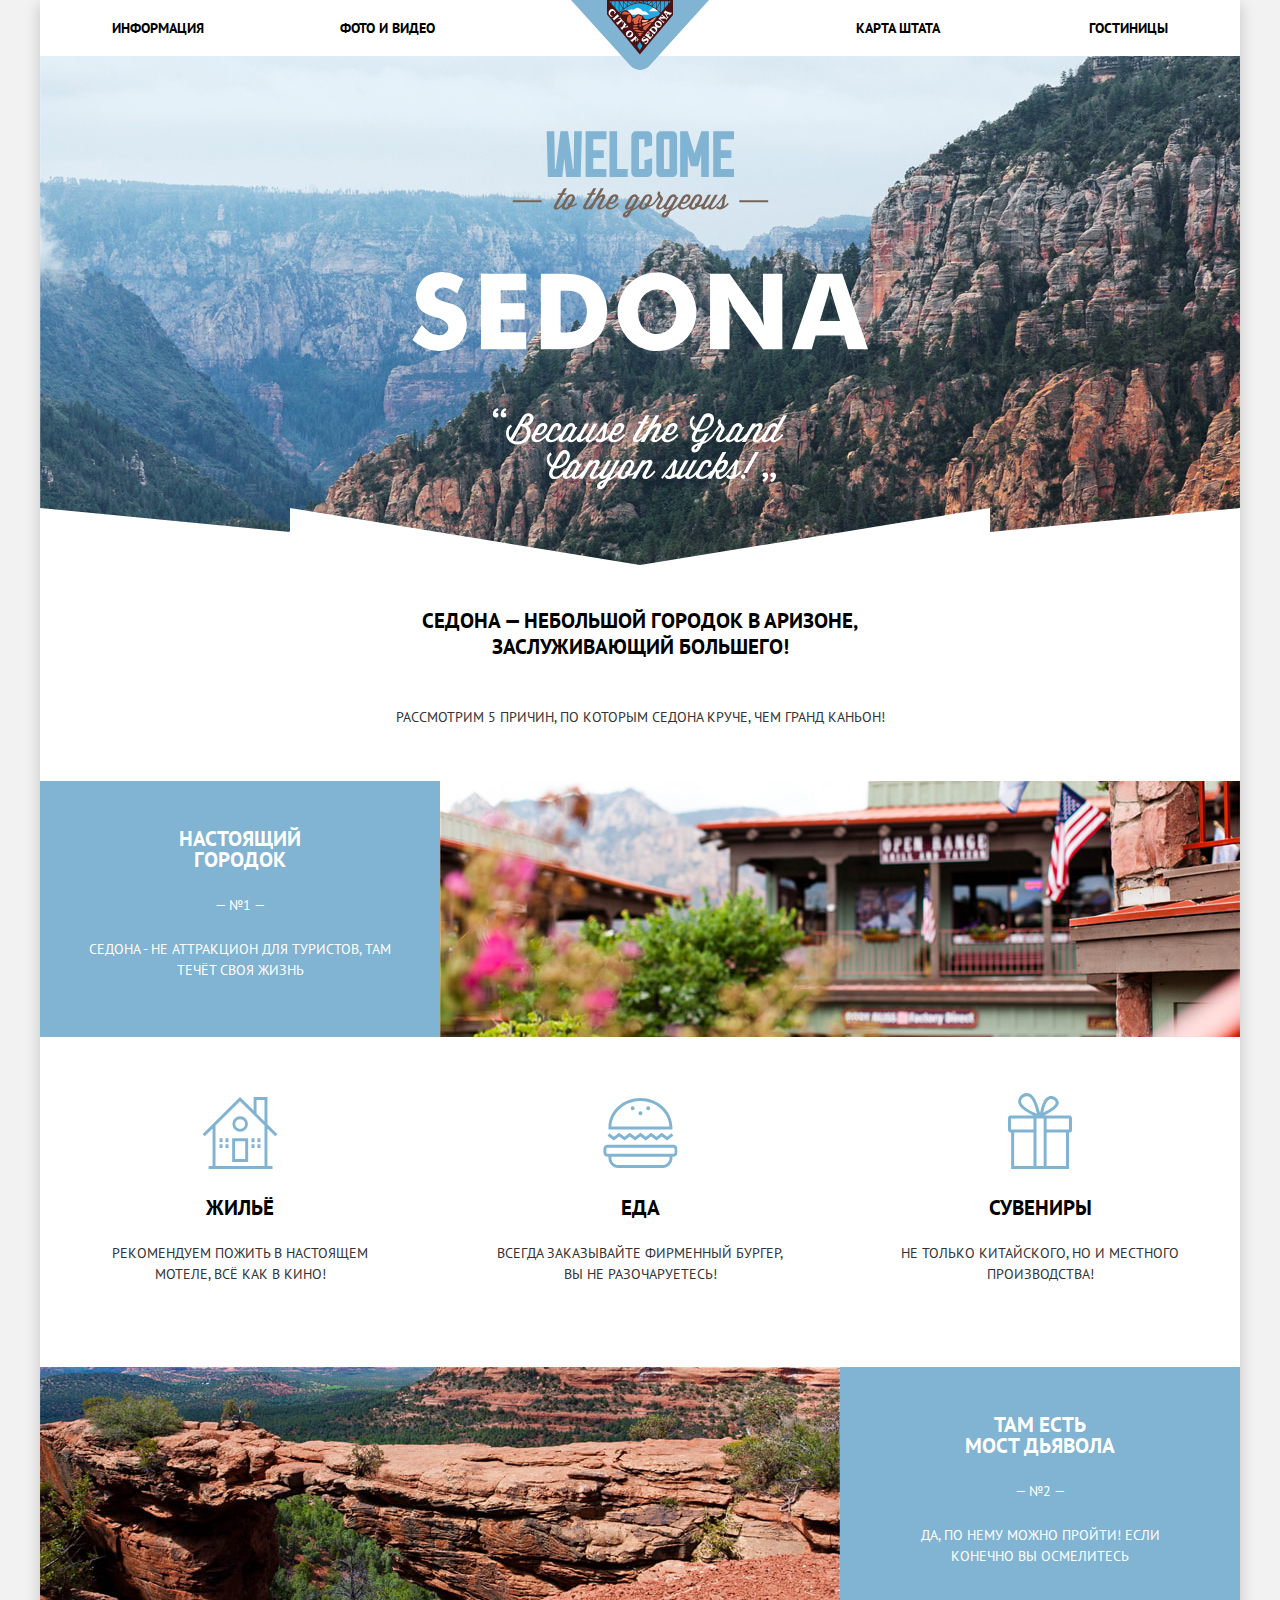
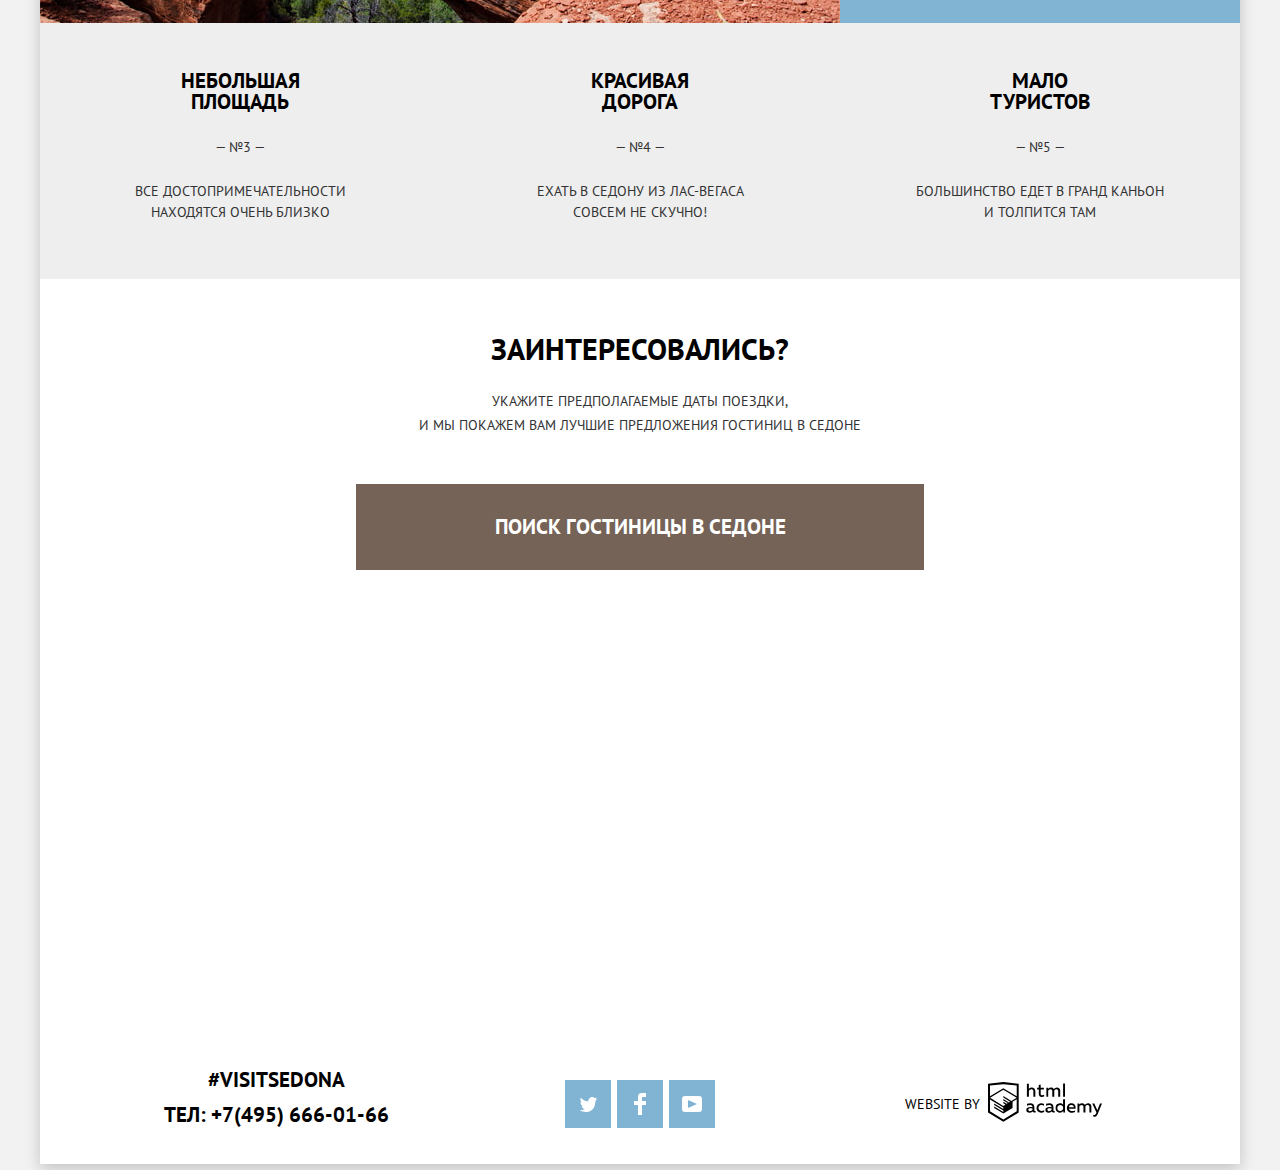
<file: index.html>
<!DOCTYPE html>
<html class="page" lang="ru">

<head>
  <meta charset="utf-8">
  <title>HTML Academy: Седона</title>
  <link href="css/normalize.css" rel="stylesheet">
  <link href="css/style.css" rel="stylesheet">

  <link rel="icon" href="favicon.ico">
  <link rel="icon" href="favicon.svg" type="image/svg+xml">
  <link rel="apple-touch-icon" href="apple.png">
  <link rel="manifest" href="manifest.webmanifest">
</head>

<body class="page-body">
  <div class="page-container">
    <header class="main-header">
      <a class="main-header-logo">
        <img src="img/logo.svg" width="138" height="70" alt="Логотип сайта «Седона»">
      </a>
      <nav class="main-navigation">
        <ul class="site-navigation">
          <li><a href="#">Информация</a></li>
          <li><a href="#">Фото и видео</a></li>
          <li><a href="#">Карта штата</a></li>
          <li><a href="catalog.html">Гостиницы</a></li>
        </ul>
      </nav>
    </header>

    <main>
      <h1 class="visually-hidden">Главная страница сайта "Седона"</h1>
      <div class="main-logo">
        <img src="img/welcome.svg" width="457" height="359" alt="Большой логотип сайта «Седона»">
      </div>
      <h2 class="main-title-sedona">Седона — небольшой городок в Аризоне, заслуживающий большего!</h2>
      <p class="main-subtitle">Рассмотрим 5 причин, по которым Седона круче, чем гранд каньон!</p>
      <!-- Преимущества -->
      <section class="main-features">
        <div class="main-feature-item-right">
          <div class="main-feature-info">
            <h3 class="main-feature-title">Настоящий<br> городок</h3>
            <span class="main-feature-count">— №1 —</span>
            <p class="main-feature-subtitle">Седона - не аттракцион для туристов, там течёт своя жизнь</p>
          </div>
        </div>

        <ul class="local-features-list">
          <li class="local-feature-item local-feature-house">
            <h4 class="local-feature-title">Жильё</h4>
            <p class="local-feature-subtitle">Рекомендуем пожить в настоящем мотеле, всё как в кино!</p>
          </li>
          <li class="local-feature-item local-feature-food">
            <h4 class="local-feature-title">Еда</h4>
            <p class="local-feature-subtitle">Всегда заказывайте фирменный бургер, вы не разочаруетесь!</p>
          </li>
          <li class="local-feature-item local-feature-gift">
            <h4 class="local-feature-title">Сувениры</h4>
            <p class="local-feature-subtitle">Не только китайского, но и местного производства!</p>
          </li>
        </ul>

        <div class="main-feature-item-left">
          <div class="main-feature-info">
            <h3 class="main-feature-title">Там есть<br> Мост дьявола</h3>
            <span class="main-feature-count">— №2 —</span>
            <p class="main-feature-subtitle">Да, по нему можно пройти! Если конечно вы осмелитесь</p>
          </div>
        </div>

        <ul class="main-features-list">
          <li class="main-feature-inline-item">
            <h3 class="main-feature-caption">Небольшая<br> площадь</h3>
            <span class="main-feature-count">— №3 —</span>
            <p class="main-feature-subtitle">Все достопримечательности находятся очень близко</p>
          </li>
          <li class="main-feature-inline-item">
            <h3 class="main-feature-caption">Красивая<br> дорога</h3>
            <span class="main-feature-count">— №4 —</span>
            <p class="main-feature-subtitle">Ехать в седону из лас-вегаса совсем не скучно!</p>
          </li>
          <li class="main-feature-inline-item">
            <h3 class="main-feature-caption">Мало<br> туристов</h3>
            <span class="main-feature-count">— №5 —</span>
            <p class="main-feature-subtitle">Большинство едет в гранд каньон и толпится там</p>
          </li>
        </ul>
      </section>

      <section class="search-hotel">
        <div class="search-hotel-description">
          <h3 class="search-hotel-title">Заинтересовались?</h3>
          <p class="search-hotel-subtitle">Укажите предполагаемые даты поездки,<br> и мы покажем вам лучшие предложения
            гостиниц в седоне</p>
          <a class="search-hotel-button" href="#">Поиск гостиницы в Седоне</a>
        </div>
        <form class="modal-search-hotel" action="https://echo.htmlacademy.ru" method="post">
          <div class="modal-search-row">
            <label class="modal-search-label" for="search-start-date">Дата заезда</label>
            <div class="search-input-wrapper">
              <input class="modal-search-input search-input-date" id="search-start-date" type="text" name="start"
                value="24 апреля 2017">
              <button class="search-button search-button-calendar" type="button">
                <span class="visually-hidden">Кнопка, открывающая календарь для выбора даты</span>
                <svg width="21" height="23" fill="none" xmlns="http://www.w3.org/2000/svg">
                  <path class="search-button-path" fill-rule="evenodd" clip-rule="evenodd"
                    d="M16.4 3.02h2.85c.97 0 1.75.83 1.75 1.84v16.3A1.8 1.8 0 0119.25 23H1.75A1.8 1.8 0 010 21.16V4.86a1.8 1.8 0 011.75-1.84h2.84V1.65c0-.38.3-.7.66-.7.36 0 .66.32.66.7v1.37h3.93V1.65c0-.38.3-.7.66-.7.36 0 .66.32.66.7v1.37h3.93V1.65c0-.38.3-.7.66-.7.36 0 .66.32.66.7v1.37zm3.16 18.46c.09-.08.13-.2.13-.32V4.86c0-.25-.2-.46-.44-.46h-2.84v1.38c0 .38-.3.69-.66.69a.67.67 0 01-.65-.69V4.4h-3.94v1.38c0 .38-.3.69-.66.69a.67.67 0 01-.65-.69V4.4H5.9v1.38c0 .38-.3.69-.66.69a.67.67 0 01-.66-.69V4.4H1.75a.45.45 0 00-.44.46v16.3c0 .25.2.46.44.46h17.5c.12 0 .23-.05.31-.14z"
                    fill="#A9A9A9" />
                  <path class="search-button-path" fill-rule="evenodd" clip-rule="evenodd"
                    d="M4.6 9.23h2.62v2.06H4.59V9.23zm0 3.44h2.62v2.07H4.59v-2.07zm2.62 3.44H4.59v2.07h2.63V16.1zm1.97 0h2.62v2.07H9.2V16.1zm2.62-3.44H9.2v2.07h2.62v-2.07zM9.2 9.23h2.62v2.06H9.2V9.23zm7.22 6.88h-2.63v2.07h2.63V16.1zm-2.63-3.44h2.63v2.07h-2.63v-2.07zm2.63-3.44h-2.63v2.06h2.63V9.23z"
                    fill="#A9A9A9" />
                </svg>
              </button>
            </div>
          </div>
          <div class="modal-search-row">
            <label class="modal-search-label" for="search-end-date">Дата выезда</label>
            <div class="search-input-wrapper">
              <input class="modal-search-input search-input-date" id="search-end-date" type="text" name="end"
                value="4 июля 2017">
              <button class="search-button search-button-calendar" type="button">
                <span class="visually-hidden">Кнопка, открывающая календарь для выбора даты</span>
                <svg width="21" height="23" fill="none" xmlns="http://www.w3.org/2000/svg">
                  <path class="search-button-path" fill-rule="evenodd" clip-rule="evenodd"
                    d="M16.4 3.02h2.85c.97 0 1.75.83 1.75 1.84v16.3A1.8 1.8 0 0119.25 23H1.75A1.8 1.8 0 010 21.16V4.86a1.8 1.8 0 011.75-1.84h2.84V1.65c0-.38.3-.7.66-.7.36 0 .66.32.66.7v1.37h3.93V1.65c0-.38.3-.7.66-.7.36 0 .66.32.66.7v1.37h3.93V1.65c0-.38.3-.7.66-.7.36 0 .66.32.66.7v1.37zm3.16 18.46c.09-.08.13-.2.13-.32V4.86c0-.25-.2-.46-.44-.46h-2.84v1.38c0 .38-.3.69-.66.69a.67.67 0 01-.65-.69V4.4h-3.94v1.38c0 .38-.3.69-.66.69a.67.67 0 01-.65-.69V4.4H5.9v1.38c0 .38-.3.69-.66.69a.67.67 0 01-.66-.69V4.4H1.75a.45.45 0 00-.44.46v16.3c0 .25.2.46.44.46h17.5c.12 0 .23-.05.31-.14z"
                    fill="#A9A9A9" />
                  <path class="search-button-path" fill-rule="evenodd" clip-rule="evenodd"
                    d="M4.6 9.23h2.62v2.06H4.59V9.23zm0 3.44h2.62v2.07H4.59v-2.07zm2.62 3.44H4.59v2.07h2.63V16.1zm1.97 0h2.62v2.07H9.2V16.1zm2.62-3.44H9.2v2.07h2.62v-2.07zM9.2 9.23h2.62v2.06H9.2V9.23zm7.22 6.88h-2.63v2.07h2.63V16.1zm-2.63-3.44h2.63v2.07h-2.63v-2.07zm2.63-3.44h-2.63v2.06h2.63V9.23z"
                    fill="#A9A9A9" />
                </svg>
              </button>
            </div>
          </div>
          <div class="modal-search-row">
            <div class="modal-count-inputs modal-count-inputs-adults">
              <label class="modal-search-label" for="search-adults-count">Взрослые</label>
              <div class="search-input-count-wrapper">
                <button class="search-button search-button-minus" type="button">
                  <span class="visually-hidden">Уменьшить количество взрослых</span>
                  <svg width="12" height="3" viewBox="0 0 12 3" fill="none" xmlns="http://www.w3.org/2000/svg">
                    <rect class="search-button-path" width="12" height="3" fill="#A9A9A9" />
                  </svg>
                </button>
                <input class="modal-search-input search-input-count" id="search-adults-count" type="text"
                  name="adults-count" value="2">
                <button class="search-button search-button-plus" type="button">
                  <span class="visually-hidden">Увеличить количество взрослых</span>
                  <svg width="11" height="11" viewBox="0 0 11 11" fill="none" xmlns="http://www.w3.org/2000/svg">
                    <path class="search-button-path" fill-rule="evenodd" clip-rule="evenodd"
                      d="M4.23086 6.76932V11H6.76932V6.76932H11V4.23086H6.76932V0H4.23085V4.23086H0V6.76932H4.23086Z"
                      fill="#A9A9A9" />
                  </svg>
                </button>
              </div>
            </div>
            <div class="modal-count-inputs modal-count-inputs-kids">
              <label class="modal-search-label" for="search-kids-count">Дети</label>
              <div class="search-input-count-wrapper">
                <button class="search-button search-button-minus" type="button">
                  <span class="visually-hidden">Уменьшить количество детей</span>
                  <svg width="12" height="3" viewBox="0 0 12 3" fill="none" xmlns="http://www.w3.org/2000/svg">
                    <rect class="search-button-path" width="12" height="3" fill="#A9A9A9" />
                  </svg>
                </button>
                <input class="modal-search-input search-input-count" id="search-kids-count" type="text"
                  name="kids-count" value="0">
                <button class="search-button search-button-plus" type="button">
                  <span class="visually-hidden">Увеличить количество детей</span>
                  <svg width="11" height="11" viewBox="0 0 11 11" fill="none" xmlns="http://www.w3.org/2000/svg">
                    <path class="search-button-path" fill-rule="evenodd" clip-rule="evenodd"
                      d="M4.23086 6.76932V11H6.76932V6.76932H11V4.23086H6.76932V0H4.23085V4.23086H0V6.76932H4.23086Z"
                      fill="#A9A9A9" />
                  </svg>
                </button>
              </div>
            </div>
          </div>
          <button class="modal-search-button" type="submit"
            aria-label="Найти гостиницу по указанным данным">Найти</button>
        </form>
      </section>

      <section class="main-map">
        <img class="main-map-img" src="img/map.png" width="1200" height="594" alt="Седона на карте">
        <iframe class="main-map-frame visually-none"
          src="https://www.google.com/maps/embed?pb=!1m18!1m12!1m3!1d998225.2797461243!2d-112.06691895206598!3d34.73235773995244!2m3!1f0!2f0!3f0!3m2!1i1024!2i768!4f13.1!3m3!1m2!1s0x872da132f942b00d%3A0x5548c523fa6c8efd!2z0KHQtdC00L7QvdCwLCDQkNGA0LjQt9C-0L3QsCA4NjMzNiwg0KHQqNCQ!5e0!3m2!1sru!2sru!4v1614418880317!5m2!1sru!2sru"
          width="1200" height="594" style="border:0;" allowfullscreen="" title="Sedona, Аризона, США"></iframe>
      </section>
    </main>

    <footer class="main-footer main-footer-position">
      <section class="footer-contacts">
        <a class="footer-tag" href="https://twitter.com/hashtag/visitsedona">#visitsedona</a>
        <span class="footer-phone">Тел:
          <a class="footer-phone-link" href="tel:+74956660166">+7(495) 666-01-66</a>
        </span>
      </section>
      <section class="footer-social">
        <ul class="footer-social-list">
          <li class="footer-social-item">
            <a class="social-button" href="#">
              <span class="visually-hidden">Twitter</span>
              <svg class="social-tw" width="18" height="18" viewBox="0 0 18 18" fill="none"
                xmlns="http://www.w3.org/2000/svg">
                <path class="social-svg"
                  d="M11.95 2.14409C13.635 1.64809 14.934 2.41409 15.527 3.32309C16.2 3.09209 16.858 2.84209 17.538 2.61509C17.5249 3.30145 17.2117 3.94761 16.681 4.38309C17.366 4.55309 17.985 3.89209 17.985 3.89209C17.816 4.89209 16.979 5.68009 16.422 5.91609C16.191 12.6661 13.247 17.1331 6.34498 16.9981H5.89898C5.48898 16.9981 1.73498 16.5381 1.00098 15.1111C3.27198 15.3071 4.89398 14.6891 5.69398 13.9341C4.73398 13.6341 3.01498 13.4571 2.71498 10.9841C3.06398 11.0901 3.27898 11.2121 3.90498 11.1031C2.70498 10.2471 1.37398 9.53009 1.44798 7.33009C1.73298 7.65809 2.51498 7.86609 2.78798 7.80209C2.08498 7.56109 0.817977 4.44209 1.89398 2.85009C3.71198 4.70409 5.62898 6.45609 9.04598 6.62309C9.25398 4.33009 10.183 2.79309 11.95 2.14409Z"
                  fill="white" />
              </svg>
            </a>
          </li>
          <li class="footer-social-item">
            <a class="social-button" href="#">
              <span class="visually-hidden">Facebook</span>
              <svg class="social-fb" width="12" height="22" fill="none" xmlns="http://www.w3.org/2000/svg">
                <path class="social-svg" d="M12 4V0H8a4 4 0 00-4 4v4H0v4h4v10h4V12h4V8H8V4h4z" fill="#fff" />
              </svg>
            </a>
          </li>
          <li class="footer-social-item">
            <a class="social-button" href="#">
              <span class="visually-hidden">Youtube</span>
              <svg class="social-youtube" width="20" height="16" fill="none" xmlns="http://www.w3.org/2000/svg">
                <path class="social-svg" fill-rule="evenodd" clip-rule="evenodd"
                  d="M3 0h14a3 3 0 013 3v10a3 3 0 01-3 3H3a3 3 0 01-3-3V3a3 3 0 013-3zm3 4v8l9-4-9-4z" fill="#fff" />
              </svg>
            </a>
          </li>
        </ul>
      </section>
      <section class="footer-copyright">
        <div class="footer-copyright-title">
          <span>Website by</span>
          <a class="footer-copyright-link" href="https://htmlacademy.ru/intensive/htmlcss">
            <span class="visually-hidden">Логотип сайта HTML Academy</span>
            <svg width="115" height="41" fill="none" xmlns="http://www.w3.org/2000/svg">
              <path class="copyright-svg" fill-rule="evenodd" clip-rule="evenodd"
                d="M15.52 1.06h-.17L0 2.72v28.77l15.35 9.35 15.35-9.35V2.72L15.52 1.06zm61.5 1.56h-1.93v13.11h1.93V2.63zm-36.16.01v5.14a3.98 3.98 0 012.85-1.23c.97-.06 1.92.3 2.62 1 .69.7 1.06 1.67 1.01 2.67v5.55h-1.97v-5.3c.05-.51-.1-1.03-.41-1.43a1.9 1.9 0 00-1.3-.72h-.3c-1.01.06-1.93.62-2.46 1.5v5.95h-2V2.63h1.96zm36.16 28.85h-1.74v-1.42a4.06 4.06 0 01-3.37 1.66 4.7 4.7 0 01-4.33-4.74 4.7 4.7 0 014.33-4.73c1.21-.04 2.37.47 3.17 1.4v-5.33h1.94v13.16zm-29.95-1.42c.2 0 .39-.04.58-.1v1.43c-.4.15-.82.23-1.25.22a1.76 1.76 0 01-1.76-1.08 5.04 5.04 0 01-3.31 1.17c-1.6 0-3.07-.9-3.07-2.75 0-2.3 2.1-3.01 3.91-3.01.77.01 1.54.1 2.29.27v-.33c0-1.07-.8-1.9-2.31-1.9-1.1 0-2.17.23-3.17.68v-1.83c1.09-.38 2.22-.58 3.37-.6 2.49 0 4.02 1.22 4.02 3.95v3.23a.6.6 0 00.13.43c.1.12.23.2.39.2h.18v.02zm-6.8-1.22c.03.39.2.75.5 1 .28.26.66.38 1.04.35h.12c.95 0 1.87-.39 2.54-1.08v-1.53c-.63-.14-1.27-.21-1.91-.23-1.05 0-2.28.36-2.28 1.49zm15.75-5.9a5.18 5.18 0 00-2.7-.7h-.38c-1.2.05-2.35.58-3.18 1.48-.83.9-1.27 2.1-1.23 3.34v.44a4.48 4.48 0 004.72 4.23c1 .03 2-.18 2.91-.61v-1.85c-.78.45-1.67.69-2.56.7a2.88 2.88 0 01-2.66-1.43 3.02 3.02 0 010-3.07 2.88 2.88 0 012.66-1.43c.86 0 1.7.26 2.42.75v-1.85zm10.13 7.12c.2 0 .4-.04.58-.1v1.43c-.4.15-.82.23-1.24.22a1.76 1.76 0 01-1.77-1.08 5.04 5.04 0 01-3.3 1.17c-1.6 0-3.08-.9-3.08-2.75 0-2.3 2.11-3.01 3.92-3.01.77.01 1.53.1 2.29.27v-.33c0-1.07-.8-1.9-2.32-1.9-1.09 0-2.16.23-3.16.68v-1.83c1.08-.38 2.22-.58 3.37-.6 2.49 0 4.02 1.22 4.02 3.95v3.23a.6.6 0 00.12.43c.1.12.24.2.4.2h.17v.02zm-6.3-.21c-.29-.26-.47-.62-.5-1.01h.03c0-1.13 1.16-1.49 2.28-1.49.64.02 1.28.1 1.9.23v1.53a3.54 3.54 0 01-2.54 1.08h-.11a1.4 1.4 0 01-1.05-.34zm9.48-2.92c0-1.64 1.3-2.98 2.9-2.98l.03.06c1.21 0 2.31.73 2.8 1.86v2.16a3.02 3.02 0 01-2.82 1.88 2.95 2.95 0 01-2.91-2.98zm14.02-4.68c3.5 0 4.7 2.89 4.13 5.49h-6.56c.22 1.62 1.76 2.28 3.37 2.28.96 0 1.91-.22 2.78-.64v1.73c-1 .43-2.08.64-3.16.61-2.67 0-5.01-1.53-5.01-4.77a4.57 4.57 0 011.14-3.27c.8-.89 1.9-1.41 3.08-1.46h.23v.03zm-2.48 3.93a2.42 2.42 0 012.57-2.27h.05c.62-.06 1.23.17 1.67.62.44.45.67 1.08.62 1.71h-4.91v-.06zm8.62 5.28V22.5h1.74v1.07a3.98 3.98 0 012.93-1.37 3 3 0 012.79 1.52 4.3 4.3 0 013.07-1.44 3.2 3.2 0 012.49 1.01c.64.69.97 1.63.88 2.58v5.61h-2v-5.55c.05-.46-.08-.91-.37-1.27a1.67 1.67 0 00-1.13-.62h-.27c-.87.05-1.67.5-2.19 1.2v6.24h-2v-5.55c.04-.46-.1-.92-.38-1.27-.29-.35-.7-.57-1.15-.61h-.21c-.94.08-1.8.6-2.33 1.4v6.07h-1.83l-.04-.06zm24.49-8.99h-2l-2.66 6.8-3.01-6.78h-2.11l4.22 9.06-.18.45c-.52 1.36-1.24 2.05-2.19 2.05-.3 0-.6-.04-.9-.13v1.7c.39.1.78.14 1.17.15 1.33 0 2.58-.75 3.53-3.09l4.13-10.2zM52.68 6.8V3.55l-1.95.46v2.72h-1.59V8.5h1.65V13c-.07.83.23 1.64.82 2.21.59.58 1.4.85 2.2.75.79 0 1.58-.12 2.33-.38v-1.73c-.57.24-1.17.36-1.78.36-1.14 0-1.67-.39-1.67-1.58v-4.1h3.16V6.78H52.7zm5.7 8.96v-9h1.76v1.08a3.98 3.98 0 012.92-1.38A3 3 0 0165.8 7.9a4.3 4.3 0 013.07-1.44 3.2 3.2 0 012.5 1.05c.63.7.94 1.66.84 2.62v5.62h-2V10.2c.04-.46-.1-.91-.37-1.27a1.67 1.67 0 00-1.14-.62h-.24c-.86.05-1.66.5-2.18 1.2v6.24h-2V10.2c.04-.46-.1-.91-.37-1.27a1.67 1.67 0 00-1.13-.62h-.25c-.94.08-1.8.6-2.33 1.39v6.07H58.4zM28.7 30.3v.02-.02zm0-11.98V30.3l-13.35 8.13L2 30.32v-11.8L15.3 26.6v1.42l-9.1-5.5v1.41l9.15 5.62v1.5L6.19 25.5v1.45l9.16 5.62 9.23-5.65v-6.1l4.12-2.5zm0-1.54l-3.66 2.16-1.7 1.07-8.03-4.93v1.42l6.85 4.23-.15.1-1.06.58-5.66-3.46v1.45l4.47 2.72-1.05.72-3.38-2.05v1.41l2.22 1.34-2.25 1.36L2.1 16.86l13.2-8.13 13.4 8.05zM15.3 7.28l13.42 8.07V4.56L15.36 3.13 2.02 4.56v10.8l13.27-8.09z"
                fill="#231F20" />
            </svg>
          </a>
        </div>
      </section>
    </footer>
  </div>
  <script src="js/form.min.js"></script>
  <script src="js/map.min.js"></script>
</body>

</html>
</file>
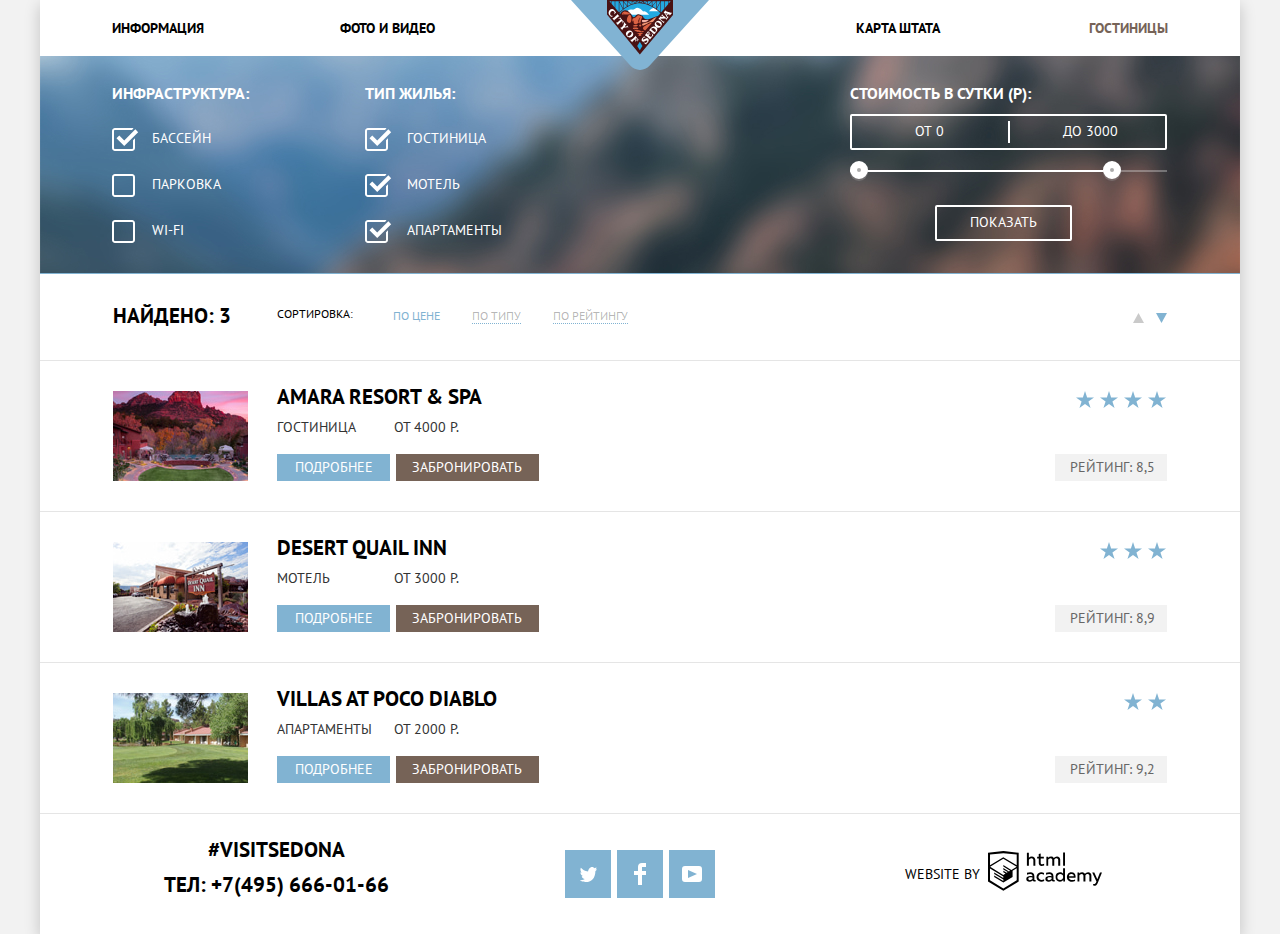
<file: catalog.html>
<!DOCTYPE html>
<html class="page" lang="ru">

<head>
  <meta charset="utf-8">
  <title>HTML Academy: Седона</title>
  <link href="css/normalize.css" rel="stylesheet">
  <link href="css/style.min.css" rel="stylesheet">

  <link rel="icon" href="favicon.ico">
  <link rel="icon" href="favicon.svg" type="image/svg+xml">
  <link rel="apple-touch-icon" href="apple.png">
  <link rel="manifest" href="manifest.webmanifest">
</head>

<body class="page-body">
  <div class="page-container">
    <header class="main-header">
      <a class="main-header-logo" href="index.html">
        <img src="img/logo.svg" width="138" height="70" alt="Логотип сайта «Седона»">
      </a>
      <nav class="main-navigation">
        <ul class="site-navigation">
          <li><a href="#">Информация</a></li>
          <li><a href="#">Фото и видео</a></li>
          <li><a href="#">Карта штата</a></li>
          <li class="active"><a>Гостиницы</a></li>
        </ul>
      </nav>
    </header>

    <main>
      <h1 class="visually-hidden">Поиск гостиниц</h1>
      <section class="catalog-search-parameters">
        <form class="catalog-form" method="get" action="https://echo.htmlacademy.ru">
          <fieldset class="form-infrastructure">
            <legend class="catalog-form-legend">Инфраструктура:</legend>
            <ul class="form-list">
              <li class="form-list-item">
                <input class="visually-hidden form-input-checkbox" type="checkbox" name="filter-infrastructure-pool"
                  id="filter-infrastructure-pool" checked>
                <label for="filter-infrastructure-pool">Бассейн</label>
              </li>
              <li class="form-list-item">
                <input class="visually-hidden form-input-checkbox" type="checkbox" name="filter-infrastructure-parking"
                  id="filter-infrastructure-parking">
                <label for="filter-infrastructure-parking">Парковка</label>
              </li>
              <li class="form-list-item">
                <input class="visually-hidden form-input-checkbox" type="checkbox" name="filter-infrastructure-wi-fi"
                  id="filter-infrastructure-wi-fi">
                <label for="filter-infrastructure-wi-fi">Wi-Fi</label>
              </li>
            </ul>
          </fieldset>
          <fieldset class="form-housing">
            <legend class="catalog-form-legend">Тип жилья:</legend>
            <ul class="form-list form-housing-list">
              <li class="form-list-item">
                <input class="visually-hidden form-input-checkbox" type="checkbox" name="filter-housing-hotel"
                  id="filter-housing-hotel" checked>
                <label for="filter-housing-hotel">Гостиница</label>
              </li>
              <li class="form-list-item">
                <input class="visually-hidden form-input-checkbox" type="checkbox" name="filter-housing-motel"
                  id="filter-housing-motel" checked>
                <label for="filter-housing-motel">Мотель</label>
              </li>
              <li class="form-list-item">
                <input class="visually-hidden form-input-checkbox" type="checkbox" name="filter-housing-apartments"
                  id="filter-housing-apartments" checked>
                <label for="filter-housing-apartments">Апартаменты</label>
              </li>
            </ul>
          </fieldset>
          <fieldset class="form-cost">
            <legend class="catalog-form-cost-legend">Стоимость в сутки (Р):</legend>
            <div class="range-filter">
              <div class="price-controls">
                <label class="min-price">От<input type="text" size="4" name="min-cost" value="0"></label>
                <label class="max-price">До<input type="text" size="4" name="max-cost" value="3000"></label>
              </div>
              <div class="range-controls">
                <div class="scale">
                  <div class="bar"></div>
                </div>
                <div class="toggle toggle-min"></div>
                <div class="toggle toggle-max"></div>
              </div>
            </div>
            <button class="button-show-results" type="submit" aria-label="Показать результаты поиска">
              Показать
            </button>
          </fieldset>
        </form>
      </section>
      <section class="catalog-search-results">
        <div class="search-results-sort-wrapper">
          <p class="search-results-count">Найдено: 3</p>
          <div class="search-results-sort">
            <span class="search-results-sort-title">Сортировка:</span>
            <ul class="search-results-sort-list">
              <li class="search-results-sort-item">
                <a class="search-results-sort-link active" href="#">По цене</a>
              </li>
              <li class="search-results-sort-item">
                <a class="search-results-sort-link" href="#">По типу</a>
              </li>
              <li class="search-results-sort-item">
                <a class="search-results-sort-link" href="#">По рейтингу</a>
              </li>
            </ul>
          </div>
          <div class="search-results-arrow">
            <a class="arrow arrow-top" href="#">
              <span class="visually-hidden">Сортировать по возрастанию</span>
              <svg width="11" height="10" fill="none" xmlns="http://www.w3.org/2000/svg">
                <path class="arrow-svg" d="M5.5 0L0 10h11L5.5 0z" fill="#CACACA" />
              </svg>
            </a>
            <a class="arrow arrow-active arrow-bottom" href="#">
              <span class="visually-hidden">Сортировать по убыванию</span>
              <svg width="11" height="10" fill="none" xmlns="http://www.w3.org/2000/svg">
                <path class="arrow-svg" d="M5.5 10L0 0h11" fill="#81B3D2" />
              </svg>
            </a>
          </div>
        </div>
        <ul class="catalog-search-results-list">
          <li class="catalog-search-results-item">
            <a class="search-results-img-link" href="#">
              <img class="search-results-img" src="img/catalog/amara.jpg" width="135" height="90"
                alt="Изображение Гостиницы Amara Resort & Spa на фоне розовой горы">
            </a>
            <div class="search-results-info">
              <a class="search-results-link" href="#">
                <h3>Amara Resort & Spa</h3>
              </a>
              <div class="search-results-price">
                <p>Гостиница</p>
                <p>От 4000 Р.</p>
              </div>
              <div class="search-results-buttons">
                <a class="button-details" href="#" aria-label="Узнать подробнее о гостинице Amara Resort & Spa">
                  Подробнее
                </a>
                <a class="button-reserve" href="#" aria-label="Забронировать номер в гостинице Amara Resort & Spa">
                  Забронировать
                </a>
              </div>
            </div>
            <div class="search-results-rating">
              <div class="stars-list stars-four">
                <span class="visually-hidden">Четыре звезды</span>
              </div>
              <p class="rating-title">Рейтинг: 8,5</p>
            </div>
          </li>

          <li class="catalog-search-results-item">
            <a class="search-results-img-link" href="#">
              <img class="search-results-img" src="img/catalog/desert.jpg" width="135" height="90"
                alt="Изображение Мотеля Desert Quail Inn с красивым указателем и парковкой">
            </a>
            <div class="search-results-info">
              <a class="search-results-link" href="#">
                <h3>Desert Quail Inn</h3>
              </a>
              <div class="search-results-price">
                <p>Мотель</p>
                <p>От 3000 Р.</p>
              </div>
              <div class="search-results-buttons">
                <a class="button-details" href="#" aria-label="Узнать подробнее о мотеле Desert Quail Inn">
                  Подробнее
                </a>
                <a class="button-reserve" href="#" aria-label="Забронировать номер в мотеле Desert Quail Inn">
                  Забронировать
                </a>
              </div>
            </div>
            <div class="search-results-rating">
              <div class="stars-list stars-three">
                <span class="visually-hidden">Три звезды</span>
              </div>
              <p class="rating-title">Рейтинг: 8,9</p>
            </div>
          </li>

          <li class="catalog-search-results-item">
            <a class="search-results-img-link" href="#">
              <img class="search-results-img" src="img/catalog/villas.jpg" width="135" height="90"
                alt="Изображение Апартаментов Villas at Poco Diablo на зеленой поляне с деревьями">
            </a>
            <div class="search-results-info">
              <a class="search-results-link" href="#">
                <h3>Villas at Poco Diablo</h3>
              </a>
              <div class="search-results-price">
                <p>Апартаменты</p>
                <p>От 2000 Р.</p>
              </div>
              <div class="search-results-buttons">
                <a class="button-details" href="#" aria-label="Узнать подробнее об апартаментах Villas at Poco Diablo">
                  Подробнее
                </a>
                <a class="button-reserve" href="#"
                  aria-label="Забронировать номер в апартаментах Villas at Poco Diablo">
                  Забронировать
                </a>
              </div>
            </div>
            <div class="search-results-rating">
              <div class="stars-list stars-two">
                <span class="visually-hidden">Две звезды</span>
              </div>
              <p class="rating-title">Рейтинг: 9,2</p>
            </div>
          </li>
        </ul>
      </section>
    </main>

    <footer class="main-footer">
      <section class="footer-contacts">
        <a class="footer-tag" href="https://twitter.com/hashtag/visitsedona">#visitsedona</a>
        <span class="footer-phone">Тел:
          <a class="footer-phone-link" href="tel:+74956660166">+7(495) 666-01-66</a>
        </span>
      </section>
      <section class="footer-social">
        <ul class="footer-social-list">
          <li class="footer-social-item">
            <a class="social-button" href="#">
              <span class="visually-hidden">Twitter</span>
              <svg class="social-tw" width="18" height="18" viewBox="0 0 18 18" fill="none"
                xmlns="http://www.w3.org/2000/svg">
                <path class="social-svg"
                  d="M11.95 2.14409C13.635 1.64809 14.934 2.41409 15.527 3.32309C16.2 3.09209 16.858 2.84209 17.538 2.61509C17.5249 3.30145 17.2117 3.94761 16.681 4.38309C17.366 4.55309 17.985 3.89209 17.985 3.89209C17.816 4.89209 16.979 5.68009 16.422 5.91609C16.191 12.6661 13.247 17.1331 6.34498 16.9981H5.89898C5.48898 16.9981 1.73498 16.5381 1.00098 15.1111C3.27198 15.3071 4.89398 14.6891 5.69398 13.9341C4.73398 13.6341 3.01498 13.4571 2.71498 10.9841C3.06398 11.0901 3.27898 11.2121 3.90498 11.1031C2.70498 10.2471 1.37398 9.53009 1.44798 7.33009C1.73298 7.65809 2.51498 7.86609 2.78798 7.80209C2.08498 7.56109 0.817977 4.44209 1.89398 2.85009C3.71198 4.70409 5.62898 6.45609 9.04598 6.62309C9.25398 4.33009 10.183 2.79309 11.95 2.14409Z"
                  fill="white" />
              </svg>
            </a>
          </li>
          <li class="footer-social-item">
            <a class="social-button" href="#">
              <span class="visually-hidden">Facebook</span>
              <svg class="social-fb" width="12" height="22" fill="none" xmlns="http://www.w3.org/2000/svg">
                <path class="social-svg" d="M12 4V0H8a4 4 0 00-4 4v4H0v4h4v10h4V12h4V8H8V4h4z" fill="#fff" />
              </svg>
            </a>
          </li>
          <li class="footer-social-item">
            <a class="social-button" href="#">
              <span class="visually-hidden">Youtube</span>
              <svg class="social-youtube" width="20" height="16" fill="none" xmlns="http://www.w3.org/2000/svg">
                <path class="social-svg" fill-rule="evenodd" clip-rule="evenodd"
                  d="M3 0h14a3 3 0 013 3v10a3 3 0 01-3 3H3a3 3 0 01-3-3V3a3 3 0 013-3zm3 4v8l9-4-9-4z" fill="#fff" />
              </svg>
            </a>
          </li>
        </ul>
      </section>
      <section class="footer-copyright">
        <div class="footer-copyright-title">
          <span>Website by</span>
          <a class="footer-copyright-link" href="https://htmlacademy.ru/intensive/htmlcss">
            <span class="visually-hidden">Логотип сайта HTML Academy</span>
            <svg width="115" height="41" fill="none" xmlns="http://www.w3.org/2000/svg">
              <path class="copyright-svg" fill-rule="evenodd" clip-rule="evenodd"
                d="M15.52 1.06h-.17L0 2.72v28.77l15.35 9.35 15.35-9.35V2.72L15.52 1.06zm61.5 1.56h-1.93v13.11h1.93V2.63zm-36.16.01v5.14a3.98 3.98 0 012.85-1.23c.97-.06 1.92.3 2.62 1 .69.7 1.06 1.67 1.01 2.67v5.55h-1.97v-5.3c.05-.51-.1-1.03-.41-1.43a1.9 1.9 0 00-1.3-.72h-.3c-1.01.06-1.93.62-2.46 1.5v5.95h-2V2.63h1.96zm36.16 28.85h-1.74v-1.42a4.06 4.06 0 01-3.37 1.66 4.7 4.7 0 01-4.33-4.74 4.7 4.7 0 014.33-4.73c1.21-.04 2.37.47 3.17 1.4v-5.33h1.94v13.16zm-29.95-1.42c.2 0 .39-.04.58-.1v1.43c-.4.15-.82.23-1.25.22a1.76 1.76 0 01-1.76-1.08 5.04 5.04 0 01-3.31 1.17c-1.6 0-3.07-.9-3.07-2.75 0-2.3 2.1-3.01 3.91-3.01.77.01 1.54.1 2.29.27v-.33c0-1.07-.8-1.9-2.31-1.9-1.1 0-2.17.23-3.17.68v-1.83c1.09-.38 2.22-.58 3.37-.6 2.49 0 4.02 1.22 4.02 3.95v3.23a.6.6 0 00.13.43c.1.12.23.2.39.2h.18v.02zm-6.8-1.22c.03.39.2.75.5 1 .28.26.66.38 1.04.35h.12c.95 0 1.87-.39 2.54-1.08v-1.53c-.63-.14-1.27-.21-1.91-.23-1.05 0-2.28.36-2.28 1.49zm15.75-5.9a5.18 5.18 0 00-2.7-.7h-.38c-1.2.05-2.35.58-3.18 1.48-.83.9-1.27 2.1-1.23 3.34v.44a4.48 4.48 0 004.72 4.23c1 .03 2-.18 2.91-.61v-1.85c-.78.45-1.67.69-2.56.7a2.88 2.88 0 01-2.66-1.43 3.02 3.02 0 010-3.07 2.88 2.88 0 012.66-1.43c.86 0 1.7.26 2.42.75v-1.85zm10.13 7.12c.2 0 .4-.04.58-.1v1.43c-.4.15-.82.23-1.24.22a1.76 1.76 0 01-1.77-1.08 5.04 5.04 0 01-3.3 1.17c-1.6 0-3.08-.9-3.08-2.75 0-2.3 2.11-3.01 3.92-3.01.77.01 1.53.1 2.29.27v-.33c0-1.07-.8-1.9-2.32-1.9-1.09 0-2.16.23-3.16.68v-1.83c1.08-.38 2.22-.58 3.37-.6 2.49 0 4.02 1.22 4.02 3.95v3.23a.6.6 0 00.12.43c.1.12.24.2.4.2h.17v.02zm-6.3-.21c-.29-.26-.47-.62-.5-1.01h.03c0-1.13 1.16-1.49 2.28-1.49.64.02 1.28.1 1.9.23v1.53a3.54 3.54 0 01-2.54 1.08h-.11a1.4 1.4 0 01-1.05-.34zm9.48-2.92c0-1.64 1.3-2.98 2.9-2.98l.03.06c1.21 0 2.31.73 2.8 1.86v2.16a3.02 3.02 0 01-2.82 1.88 2.95 2.95 0 01-2.91-2.98zm14.02-4.68c3.5 0 4.7 2.89 4.13 5.49h-6.56c.22 1.62 1.76 2.28 3.37 2.28.96 0 1.91-.22 2.78-.64v1.73c-1 .43-2.08.64-3.16.61-2.67 0-5.01-1.53-5.01-4.77a4.57 4.57 0 011.14-3.27c.8-.89 1.9-1.41 3.08-1.46h.23v.03zm-2.48 3.93a2.42 2.42 0 012.57-2.27h.05c.62-.06 1.23.17 1.67.62.44.45.67 1.08.62 1.71h-4.91v-.06zm8.62 5.28V22.5h1.74v1.07a3.98 3.98 0 012.93-1.37 3 3 0 012.79 1.52 4.3 4.3 0 013.07-1.44 3.2 3.2 0 012.49 1.01c.64.69.97 1.63.88 2.58v5.61h-2v-5.55c.05-.46-.08-.91-.37-1.27a1.67 1.67 0 00-1.13-.62h-.27c-.87.05-1.67.5-2.19 1.2v6.24h-2v-5.55c.04-.46-.1-.92-.38-1.27-.29-.35-.7-.57-1.15-.61h-.21c-.94.08-1.8.6-2.33 1.4v6.07h-1.83l-.04-.06zm24.49-8.99h-2l-2.66 6.8-3.01-6.78h-2.11l4.22 9.06-.18.45c-.52 1.36-1.24 2.05-2.19 2.05-.3 0-.6-.04-.9-.13v1.7c.39.1.78.14 1.17.15 1.33 0 2.58-.75 3.53-3.09l4.13-10.2zM52.68 6.8V3.55l-1.95.46v2.72h-1.59V8.5h1.65V13c-.07.83.23 1.64.82 2.21.59.58 1.4.85 2.2.75.79 0 1.58-.12 2.33-.38v-1.73c-.57.24-1.17.36-1.78.36-1.14 0-1.67-.39-1.67-1.58v-4.1h3.16V6.78H52.7zm5.7 8.96v-9h1.76v1.08a3.98 3.98 0 012.92-1.38A3 3 0 0165.8 7.9a4.3 4.3 0 013.07-1.44 3.2 3.2 0 012.5 1.05c.63.7.94 1.66.84 2.62v5.62h-2V10.2c.04-.46-.1-.91-.37-1.27a1.67 1.67 0 00-1.14-.62h-.24c-.86.05-1.66.5-2.18 1.2v6.24h-2V10.2c.04-.46-.1-.91-.37-1.27a1.67 1.67 0 00-1.13-.62h-.25c-.94.08-1.8.6-2.33 1.39v6.07H58.4zM28.7 30.3v.02-.02zm0-11.98V30.3l-13.35 8.13L2 30.32v-11.8L15.3 26.6v1.42l-9.1-5.5v1.41l9.15 5.62v1.5L6.19 25.5v1.45l9.16 5.62 9.23-5.65v-6.1l4.12-2.5zm0-1.54l-3.66 2.16-1.7 1.07-8.03-4.93v1.42l6.85 4.23-.15.1-1.06.58-5.66-3.46v1.45l4.47 2.72-1.05.72-3.38-2.05v1.41l2.22 1.34-2.25 1.36L2.1 16.86l13.2-8.13 13.4 8.05zM15.3 7.28l13.42 8.07V4.56L15.36 3.13 2.02 4.56v10.8l13.27-8.09z"
                fill="#231F20" />
            </svg>
          </a>
        </div>
      </section>
    </footer>
  </div>
</body>

</html>
</file>
<file: css/style.css>
/* Variables */

:root {
  --basic-black: #000000;
  --basic-extra-dark: #333333;
  --basic-dark: #EEEEEE;
  --basic-neutral: #F2F2F2;
  --basic-hover-neutral: #EBEBEB;
  --basic-active-border: #E5E5E5;
  --basic-white: #ffffff;
  --footer-fill: rgba(255, 255, 255, 0.9);

  --special-extra-dark: #A9A9A9;
  --special-rating-text: #666666;
  --special-active-black: rgba(0,0,0,0.3);
  --special-state-gray: #cacaca;
  --special-active-white: rgba(255, 255, 255, 0.3);
  --special-blue: #81B3D2;
  --special-hover-blue: #669EC0;
  --special-active-blue: #5496BD;
  --special-brown: #766357;
  --special-hover-brown: #604E43;
  --special-active-brown: #503E33;
  --special-for-disabled: #6A6A6A;
  --special-light-gray: #ABABAB;
  --special-light-shadow: rgba(171,171,171, 0.3);
  --special-logo: #231F20;
  --special-active-logo: #BDBBBC;
  --special-shadow-color: rgba(0, 1, 1, 0.2);
  --special-form-shadow: rgba(0, 1, 1, 0.15);
}

/* Fonts */

@font-face {
  font-family: "PT Sans";
  src: local("PT Sans"),
       url("../fonts/PTSans.woff") format("woff2"),
       url("../fonts/PTSans.woff2") format("woff");
  font-weight: 400;
  font-style: normal;
}

@font-face {
  font-family: "PT Sans";
  src: url("../fonts/PTSans.woff") format("woff"),
    url("../fonts/PTSans.woff2") format("woff2");
  font-style: normal;
  font-weight: normal;
}

@font-face {
  font-family: "PT Sans";
  src: url("../fonts/PTSans-Bold.woff") format("woff"),
    url("../fonts/PTSans-Bold.woff2") format("woff2");
  font-style: normal;
  font-weight: bold;
}

@font-face {
  font-family: "PT Sans";
  src: url("../fonts/PTSans-Bold.woff") format("woff"),
    url("../fonts/PTSans-Bold.woff2") format("woff2");
  font-style: normal;
  font-weight: 700;
}

/* Global */

.page {
  height: 100%;
}

.page-body {
  height: 100%;
  min-width: 1200px;
  margin: 0;
  padding: 0;
  font-family: "PT Sans", "Arial", sans-serif;
  font-size: 14px;
  line-height: 21px;
  font-weight: 400;
  color: var(--basic-extra-dark);
  text-transform: uppercase;
  background-color: var(--basic-neutral);
}

.page-container {
  position: relative;
  display: grid;
  grid-template-rows: min-content 1fr min-content;
  align-content: start;
  width: 1200px;
  margin: 0 auto;
  padding: 0;
  min-height: 100%;
  background-color: var(--basic-white);
  box-shadow: 0px 5px 15px var(--special-shadow-color);
}

/* Header */

.main-header {
  position: relative;
}

.main-navigation {
  font-size: 14px;
  line-height: 26px;
  color: var(--basic-black);
}

.main-header-logo {
  position: absolute;
  left: 50%;
  transform: translateX(-50%);
  z-index: 1;
  margin: 0;
  padding: 0;
}

.site-navigation {
  display: grid;
  grid-template-columns: 228px 228px 1fr 228px 228px;
  margin: 0;
  padding: 15px 72px;
  list-style: none;
}

.site-navigation li {
  display: flex;
}

.site-navigation li:nth-child(4n+3) {
  justify-content: flex-end;
}

.site-navigation li:nth-child(4n+4) {
  justify-content: flex-end;
}

.site-navigation::after {
  content: "";
  grid-row: 1 / span 20;
  grid-column: 3 / 4;
}

.site-navigation a {
  text-decoration: none;
  font-weight: bold;
  font-size: 14px;
  line-height: 26px;
  color: var(--basic-black);
}

.site-navigation a:hover {
  color: var(--special-blue);
}

.site-navigation a:active {
  color: var(--special-active-black);
}

.site-navigation .active a {
  color: var(--special-brown);
}

/* Main */

.main-logo {
  display: flex;
  justify-content: center;
  align-items: center;
  position: relative;
  min-height: 509px;
  background-color: var(--special-brown);
  background-image: url("../img/bg.jpg");
  background-repeat: no-repeat;
}

.main-logo::after {
  content: "";
  position: absolute;
  bottom: 0;
  left: 0;
  width: 1200px;
  height: 57px;
  background-image: url("../img/bottom-header-bg.svg");
  background-repeat: no-repeat;
}

.main-title-sedona {
  margin: 0 auto;
  margin-top: 42.5px;
  margin-bottom: 44.5px;
  padding: 0;
  text-align: center;
  max-width: 470px;
  font-weight: bold;
  font-size: 21px;
  line-height: 26px;
  color: var(--basic-black);

}

.main-subtitle {
  margin: 0 auto;
  margin-bottom: 51px;
  padding: 0;
  text-align: center;
  font-size: 14px;
  line-height: 26px;
  color: var(--basic-extra-dark);
}

.main-feature-item-right {
  display: grid;
  grid-template-columns: 1fr 2fr;
  min-height: 256px;
  color: var(--basic-white);
  box-sizing: border-box;
}

.main-feature-item-right::after {
  content: "";
  min-height: 256px;
  background-color: var(--basic-extra-dark);
  background-image: url("../img/town.jpg");
  background-repeat: no-repeat;
  background-size: cover;
}

.main-feature-info {
  display: flex;
  padding: 0 49px;
  flex-direction: column;
  text-align: center;
  background-color: var(--special-blue);
  box-sizing: border-box;
}

.main-feature-title {
  margin: 0;
  margin-top: 47px;
  padding: 0;
  font-weight: bold;
  font-size: 21px;
  line-height: 21px;
}

.main-feature-count {
  margin-top: 25px;
  margin-bottom: 23px;
}

.main-feature-subtitle {
  margin: 0;
  padding: 0;
  padding-bottom: 10px;
}

.local-features-list {
  display: grid;
  grid-template-columns: 1fr 1fr 1fr;
  margin: 0;
  padding: 0;
  list-style: none;
}

.local-feature-item {
  position: relative;
  display: flex;
  flex-direction: column;
  padding-top: 160px;
  padding-bottom: 10px;
  min-height: 330px;
  box-sizing: border-box;
}

.local-feature-title {
  margin: 0;
  padding: 0;
  font-weight: bold;
  font-size: 21px;
  line-height: 21px;
  color: var(--basic-black);
  text-align: center;
}

.local-feature-subtitle {
  max-width: 300px;
  margin: 0 auto;
  margin-top: 25px;
  padding: 0;
  text-align: center;
}

.local-feature-house::before {
  content: "";
  left: 50%;
  top: 60px;
  transform: translateX(-50%);
  width: 75px;
  height: 72px;
  position: absolute;
  background-image: url("../img/icon-house.svg");
  background-repeat: no-repeat;
}

.local-feature-food::before {
  content: "";
  left: 50%;
  top: 61px;
  transform: translateX(-50%);
  position: absolute;
  width: 75px;
  height: 70px;
  background-image: url("../img/icon-food.svg");
  background-repeat: no-repeat;
}

.local-feature-gift::before {
  content: "";
  left: 50%;
  top: 55px;
  transform: translateX(-50%);
  position: absolute;
  width: 64px;
  height: 77px;
  background-image: url("../img/icon-gift.svg");
  background-repeat: no-repeat;
}

.main-feature-item-left {
  display: grid;
  grid-template-columns: 2fr 1fr;
  min-height: 256px;
  color: var(--basic-white);
}

.main-feature-item-left::before {
  content: "";
  background-color: var(--basic-extra-dark);
  background-image: url("../img/bridge.jpg");
  background-repeat: no-repeat;
  background-size: cover;
}

.main-features-list {
  display: grid;
  grid-template-columns: 1fr 1fr 1fr;
  min-height: 256px;
  margin: 0;
  padding: 0;
  padding-bottom: 15px;
  list-style: none;
  background-color: var(--basic-dark);
  box-sizing: border-box;
}

.main-feature-inline-item {
  display: flex;
  flex-direction: column;
  text-align: center;
  padding: 0 71px;
  padding-top: 47px;
  background-color: var(--basic-dark);
}

.main-feature-caption {
  margin: 0;
  padding: 0;
  font-weight: bold;
  font-size: 21px;
  line-height: 21px;
  color: var(--basic-black);
}

.search-hotel {
  position: relative;
  margin: 0;
  padding: 0;
}

.search-hotel-description {
  display: flex;
  flex-direction: column;
  justify-content: center;
  align-items: center;
  text-align: center;
}

.search-hotel-title {
  margin: 0;
  padding: 0;
  margin-top: 58px;
  margin-bottom: 4px;
  font-weight: bold;
  font-size: 30px;
  line-height: 24px;
  color: var(--basic-black);
}

.search-hotel-subtitle {
  margin: 0 auto;
  margin-bottom: 24px;
  padding-top: 24px;
  padding-bottom: 23px;
  font-size: 14px;
  line-height: 24px;
}

.search-hotel-button {
  z-index: 2;
  margin: 0 auto;
  padding: 30px 24px;
  font-weight: bold;
  min-width: 568px;
  font-size: 21px;
  line-height: 26px;
  text-align: center;
  text-decoration: none;
  color: var(--basic-white);
  background-color: var(--special-brown);
  box-sizing: border-box;
}

.search-hotel-button:hover {
  background-color: var(--special-hover-brown);
}

.search-hotel-button:active {
  color: var(--special-active-white);
  background-color: var(--special-active-brown);
}

/* Main form */
.modal-search-hotel {
  display: block;
  position: absolute;
  left: 50%;
  top: 100%;
  transform: translateX(-50%);
  padding: 55px;
  min-width: 568px;
  box-sizing: border-box;
  text-align: center;
  z-index: 1;
  background-color: var(--basic-white);
  box-shadow: 0px 7px 15px var(--special-form-shadow);
  animation: appearance 0.4s;
  animation-timing-function: ease-out;
}

.modal-search-hotel::after {
  display: block;
  content: '';
  position: absolute;
  top: 0;
  left: 0;
  width: 100%;
  height: 100%;
  background: var(--basic-white);
  animation-duration:  0.6s;
  animation-name: disappearance;
  animation-timing-function: ease-out;
  pointer-events: none;
  opacity: 0;
}

.visually-none {
  display: none;
}

.modal-search-row {
  display: flex;
  justify-content: space-between;
  align-items: center;
  margin-bottom: 30px;
}

.modal-search-label {
  font-weight: bold;
  font-size: 14px;
  line-height: 26px;
  margin-right: 10px;
}

.modal-search-input {
  font-family: inherit;
  font-weight: bold;
  font-size: 14px;
  line-height: 26px;
  box-sizing: border-box;
  text-transform: uppercase;
  border: 2px solid var(--basic-neutral);
  background-color: var(--basic-neutral);
}

.search-input-wrapper {
  position: relative;
  width: 346px;
  height: 38px;
  margin: 0;
  padding: 0;
}

.search-input-date {
  width: 100%;
  height: 100%;
  padding: 2px 0;
  padding-left: 11px;
  box-sizing: border-box;
  outline: none;
}

.modal-search-input:hover {
  outline: none;
  border: 2px solid var(--basic-hover-neutral);
  background-color: var(--basic-hover-neutral);
}

.modal-search-input:focus {
  background-color: var(--basic-white);
  border: 2px solid var(--basic-active-border);
}

.search-button {
  line-height: 0px;
  border: none;
}

.search-button-minus {
  padding: 14px 12px 15px 11px;
  box-sizing: border-box;
  border: 2px solid var(--basic-neutral);
  background-color: var(--basic-neutral);
}

.search-button-plus {
  padding: 12px;
  padding-bottom: 11px;
  box-sizing: border-box;
  border: 2px solid var(--basic-neutral);
  background-color: var(--basic-neutral);
}

.search-button-calendar {
  position: absolute;
  right: 9px;
  top: 7px;
  padding: 0;
  border: none;
  background-color: transparent;
}

.search-button:focus {
  right: 7px;
  top: 5px;
  outline: none;
  border: 2px solid var(--special-active-blue);
  border-radius: 5px;
}

.search-button .search-button-path {
  width: 21px;
  height: 23px;
}

.search-button:hover .search-button-path {
  fill: var(--basic-black);
  border: none;
}

.search-button:active .search-button-path {
  fill: var(--special-blue);
  border: none;
}

.modal-count-inputs {
  display: flex;
  justify-content: space-between;
  align-items: center;
}

.modal-count-inputs-adults {
  width: 226px;
  margin-right: 53px;
}

.modal-count-inputs-kids {
  flex-grow: 1;
}

.search-input-count-wrapper {
  display: flex;
  height: 38px;
}

.search-input-count {
  width: 36px;
  height: 100%;
  text-align: center;
  outline: none;
}

.modal-search-button {
  margin-top: 24px;
  padding: 16px 24px;
  width: 100%;
  font-family: inherit;
  text-transform: uppercase;
  font-weight: bold;
  font-size: 21px;
  line-height: 26px;
  text-align: center;
  color: var(--basic-white);
  border: none;
  background-color: var(--special-blue);
  box-sizing: border-box;
}

.modal-search-button:hover {
  background-color: var(--special-hover-blue);
}

.modal-search-button:active {
  background-color: var(--special-active-blue);
  color: var(--special-active-white);
}

.main-map {
  height: 594px;
}

.main-map-frame {
  border: none;
}

/* Footer */

.main-footer {
  display: grid;
  grid-template-columns: 327px 1fr 327px;
  min-height: 120px;
  margin: 0;
  padding: 0 73px;
  background-color: var(--footer-fill);
  box-sizing: border-box;
}

.main-footer-position {
  width: 1200px;
  position: absolute;
  left: 50%;
  bottom: 0;
  transform: translateX(-50%);
  z-index: 1;
}

.footer-contacts {
  display: flex;
  flex-direction: column;
  align-items: center;
  text-align: center;
}

.footer-tag {
  margin-top: 23px;
  margin-bottom: 9px;
  text-decoration: none;
  font-weight: bold;
  font-size: 21px;
  line-height: 26px;
  color: var(--basic-black);
}

.footer-phone {
  font-weight: bold;
  font-size: 21px;
  line-height: 26px;
  color: var(--basic-black);
}

.footer-phone-link {
  text-decoration: none;
  color: var(--basic-black);
}

.footer-social {
  display: flex;
  align-items: center;
  justify-content: center;
}

.footer-social-list {
  display: flex;
  justify-content: center;
  flex-wrap: wrap;
  list-style: none;
  margin: 0;
  padding: 0;
}

.social-button {
  display: block;
  width: 46px;
  height: 48px;
  background-color: var(--special-blue);
  position: relative;
  box-sizing: border-box;
}

.footer-social-item:not(:last-child) {
  margin-right: 6px;
}

.social-button:hover {
  background-color: var(--special-hover-blue);
}

.social-button:active {
  background-color: var(--special-active-blue);
}

.social-button:active .social-svg {
  fill: var(--special-active-white);
}

.social-tw, .social-fb, .social-youtube {
  position: absolute;
  top: 50%;
  left: 50%;
  transform: translate(-50%, -50%)
}

.social-svg {
  fill: var(--basic-white);
}

.footer-copyright {
  display: flex;
  align-items: center;
  justify-content: center;
  flex-wrap: wrap;
}

.footer-copyright-title {
  display: flex;
  align-items: center;
  color: var(--basic-black);
}

.footer-copyright-title span {
  font-size: 14px;
  line-height: 26px;
  margin-right: 8px;
}

.footer-copyright-link:hover .copyright-svg {
  fill: var(--special-blue);
}

.footer-copyright-link:active .copyright-svg {
  fill: var(--special-active-logo);
}

.copyright-svg {
  width: 115px;
  height: 41px;
  fill: var(--basic-black);
}

.visually-hidden {
  position: fixed;
  transform: scale(0);
}

/* Catalog */

.catalog-form {
  display: grid;
  grid-template-columns: 253px 1fr 317px;
  margin: 0;
  padding-top: 26.5px;
  padding-left: 72px;
  padding-right: 73px;
}

.form-infrastructure {
  padding: 0;
  margin: 0;
  border: none;
}

.catalog-form-legend {
  margin-bottom: 24px;
}

.catalog-search-parameters {
  color: var(--basic-white);
  background-color: var(--special-blue);
  background-image: url("../img/catalog/background.jpg");
  background-repeat: no-repeat;
}

.catalog-form-legend {
  font-weight: bold;
  font-size: 16px;
  line-height: 21px;
}

.form-list {
  margin: 0;
  padding: 0;
  list-style: none;
}

.form-list-item {
  display: flex;
  min-height: 23px;
}

.form-list-item label {
  position: relative;
  display: block;
  cursor: pointer;
  user-select: none;
  padding-left: 40px;
  box-sizing: border-box;
}

.form-input-checkbox:focus + label {
  outline: thin dotted;
}

.form-input-checkbox + label::before {
  content: "";
  position: absolute;
  left: 0;
  top: 0.5px;
  width: 23px;
  height: 23px;
  background-image: url("../img/catalog/checkbox-off.svg");
  background-position: 0 0;
  background-repeat: no-repeat;
}

.form-input-checkbox:disabled + label::before {
  background-image: url("../img/catalog/checkbox-off-disabled.svg");
}

.form-input-checkbox:checked:disabled + label::before {
  background-image: url("../img/catalog/checkbox-on-disabled.svg");
}

.form-input-checkbox:checked + label::before {
  content: "";
  position: absolute;
  left: 0;
  top: 0.5px;
  width: 27px;
  height: 23px;
  background-image: url("../img/catalog/checkbox-on.svg");
  background-position: 0 0;
  background-repeat: no-repeat;
}

.form-list-item:not(:last-child) {
  margin-bottom: 23px;
}

.form-list-item:last-child {
  margin-bottom: 31px;
}

.form-housing {
  padding: 0;
  margin: 0;
  border: none;
}

.form-housing-list label {
  padding-left: 42px;
}

.form-cost {
  display: flex;
  flex-direction: column;
  align-items: flex-end;
  padding: 0;
  margin: 0;
  border: none;
}

.catalog-form-cost-legend {
  font-weight: bold;
  font-size: 16px;
  line-height: 21px;
}

.range-filter {
  width: 317px;
  margin-top: 10.5px;
}

.price-controls {
  display: grid;
  position: relative;
  grid-template-columns: 1fr 1fr;
  align-items: center;
  padding-right: 8px;
  padding-left: 5px;
  padding-bottom: 2px;
  width: 317px;
  min-height: 36px;
  border: 2px solid var(--basic-white);
  box-sizing: border-box;
  border-radius: 2px;
}

.price-controls label {
  display: grid;
  grid-template-columns: 1fr 1fr;
  align-items: center;
  text-align: right;
}

.price-controls::after {
  content: "";
  display: block;
  position: absolute;
  top: 50%;
  left: 50%;
  transform: translate(-50%, -50%);
  width: 2px;
  height: 22px;
  background-color: var(--basic-white);
}

.min-price input {
  padding-right: 10px;
}

.price-controls input {
  margin-left: 2px;
  font-family: inherit;
  font-size: 14px;
  line-height: 21px;
  background-color: transparent;
  border: none;
  color: var(--basic-white);
}

.price-controls input:hover,
.price-controls input:focus {
  border: none;
  outline: none;
}

.range-controls {
  position: relative;
  height: 2px;
  margin-top: 20px;
}

.range-controls .scale {
  height: 2px;
  background: var(--special-active-white);
}

.range-controls .bar {
  width: 80%;
  height: 2px;
  background: var(--basic-white);
}

.toggle {
  position: absolute;
  top: 0;
  left: 0;
  transform: translate(0, -50%);
  width: 4px;
  height: 4px;
  padding: 0;
  border: 7px solid var(--basic-white);
  background-color: var(--special-light-gray);
  border-radius: 50%;
  box-shadow: 0 2px 0 0 var(--special-light-shadow);
  cursor: pointer;
}

.toggle:hover {
  transform: scale(1.2, 1.2) translateY(-40%);
}

.toggle-max {
  left: 253px;
}

.button-show-results {
  align-self: center;
  min-width: 137px;
  margin-top: 33px;
  margin-right: 10px;
  padding: 0 20px;
  padding-top: 5px;
  padding-bottom: 6px;
  font-family: inherit;
  text-transform: inherit;
  font-size: 14px;
  line-height: 21px;
  color: var(--basic-white);
  background-color: transparent;
  border: 2px solid var(--basic-white);
  border-radius: 2px;
  box-sizing: border-box;
}

.button-show-results:hover {
  color: var(--basic-black);
  background-color: var(--basic-white);
}

.search-results-sort-wrapper {
  display: grid;
  grid-template-columns: auto 1fr auto;
  padding: 0 73px;
  margin-top: 29px;
  padding-bottom: 31px;
  box-sizing: border-box;
  border-bottom: 1px solid var(--basic-active-border);
}

.search-results-count {
  margin: 0;
  padding: 0;
  font-weight: bold;
  font-size: 21px;
  line-height: 26px;
  color: var(--basic-black);
}

.search-results-sort {
  display: flex;
  flex-wrap: wrap;
  margin-top: 2px;
  margin-left: 46px;
}

.search-results-sort-title {
  margin-right: 40px;
  font-size: 12px;
  line-height: 18px;
  color: var(--basic-black);
}

.search-results-sort-list {
  display: flex;
  flex-wrap: wrap;
  margin: 0;
  padding: 0;
  list-style: none;
}

.search-results-sort-item:not(:last-child) {
  margin-right: 32px;
}

.search-results-sort-link {
  text-decoration: none;
  font-size: 12px;
  line-height: 18px;
  color: var(--special-active-black);
  border-bottom: 1px dotted var(--special-blue);
  box-sizing: border-box;
}

.search-results-sort-link:hover {
  color: var(--special-blue);
}

.search-results-sort-link:active {
  color: var(--basic-black);
  border: none;
}

.search-results-sort-link.active {
  color: var(--special-blue);
  border: none;
}

.search-results-arrow {
  margin-top: 5px;
}

.arrow {
  text-decoration: none;
  line-height: 10px;
}

.arrow-top {
  margin-right: 8px;
}

.arrow-svg {
  width: 11px;
  height: 10px;
  fill: var(--special-state-gray);
}

.arrow:hover .arrow-svg {
  fill: var(--basic-black);
}

.arrow:active .arrow-svg {
  fill: var(--special-blue);
}

.arrow-active .arrow-svg {
  fill: var(--special-blue);
}

.catalog-search-results-list {
  list-style: none;
  margin: 0;
  padding: 0;
}

.catalog-search-results-item {
  position: relative;
  display: grid;
  grid-template-columns: 135px 1fr auto;
  padding: 0 73px;
  padding-bottom: 30px;
  padding-top: 23.5px;
  border-bottom: 1px solid var(--basic-active-border);
}

.search-results-img-link {
  display: flex;
  align-items: flex-end;
}

.search-results-info {
  display: flex;
  flex-direction: column;
  justify-content: flex-start;
  padding-left: 29px;
}

.search-results-link {
  text-decoration: none;
  color: var(--basic-black);
}

.search-results-link h3 {
  margin: 0;
  padding: 0;
  font-weight: bold;
  font-size: 21px;
  line-height: 26px;
}

.search-results-link:hover {
  color: var(--special-blue);
}

.search-results-link:active {
  color: var(--special-active-black);
}

.search-results-price {
  display: flex;
  margin-bottom: 15.5px;
  padding-top: 7px;
  box-sizing: border-box;
}

.search-results-price p:first-child {
  min-width: 110px;
  margin-right: 7px;
}

.search-results-price p {
  margin: 0;
  padding: 0;
  font-size: 14px;
  line-height: 21px;
}

.search-results-buttons {
  display: flex;
}

.button-details {
  margin-right: 6px;
  padding: 3px 17px 3px 18px;
  text-decoration: none;
  color: var(--basic-white);
  background-color: var(--special-blue);
}

.button-details:hover {
  background-color: var(--special-hover-blue);
}

.button-details:active {
  color: var(--special-active-white);
  background-color: var(--special-active-blue);
}

.button-reserve {
  padding: 3px 17px 3px 16px;
  text-decoration: none;
  color: var(--basic-white);
  background-color: var(--special-brown);
}

.button-reserve:hover {
  background-color: var(--special-hover-brown);
}

.button-reserve:active {
  color: var(--special-active-white);
  background-color: var(--special-active-brown);
}

.search-results-rating {
  display: flex;
  flex-direction: column;
  justify-content: space-between;
  align-items: flex-end;
}

.stars-list {
  margin-top: 6.5px;
  height: 17px;
  background-image: url("../img/catalog/star.svg");
  background-repeat: repeat-x;
}

.stars-one {
  width: 24px;
}

.stars-two {
  width: 48px;
}

.stars-three {
  width: 72px;
}

.stars-four {
  width: 96px;
}

.stars-five {
  width: 120px;
}

.rating-title {
  margin: 0;
  padding: 0;
  padding: 3px 12px 3px 15px;
  color: var(--special-rating-text);
  background-color: var(--basic-neutral);
}

/* Animations */

@keyframes appearance {
  0% {
    transform: translate(-50%, -50%) scaleY(0);
  }

  100% {
    transform: translateX(-50%) scaleY(1);
  }
}

@keyframes disappearance {
  0% {
    opacity: 1;
  }

  50% {
    opacity: 1;
  }

  100% {
    opacity: 0;
  }
}
</file>
<file: css/style.min.css>
@-webkit-keyframes appearance{0%{-webkit-transform:translate(-50%,-100px);transform:translate(-50%,-100px)}to{-webkit-transform:translate(-50%,0);transform:translate(-50%,0)}}@keyframes appearance{0%{-webkit-transform:translate(-50%,-100px);transform:translate(-50%,-100px)}to{-webkit-transform:translate(-50%,0);transform:translate(-50%,0)}}:root{--basic-black:#000000;--basic-extra-dark:#333333;--basic-dark:#EEEEEE;--basic-neutral:#F2F2F2;--basic-hover-neutral:#EBEBEB;--basic-active-border:#E5E5E5;--basic-white:#ffffff;--footer-fill:rgba(255, 255, 255, 0.9);--special-extra-dark:#A9A9A9;--special-rating-text:#666666;--special-active-black:rgba(0,0,0,0.3);--special-state-gray:#cacaca;--special-active-white:rgba(255, 255, 255, 0.3);--special-blue:#81B3D2;--special-hover-blue:#669EC0;--special-active-blue:#5496BD;--special-brown:#766357;--special-hover-brown:#604E43;--special-active-brown:#503E33;--special-for-disabled:#6A6A6A;--special-light-gray:#ABABAB;--special-light-shadow:rgba(171,171,171, 0.3);--special-logo:#231F20;--special-active-logo:#BDBBBC;--special-shadow-color:rgba(0, 1, 1, 0.2);--special-form-shadow:rgba(0, 1, 1, 0.15)}@font-face{font-family:"PT Sans";src:local("PT Sans"),url(../fonts/PTSans.woff) format("woff2"),url(../fonts/PTSans.woff2) format("woff");font-weight:400;font-style:normal}@font-face{font-family:"PT Sans";src:url(../fonts/PTSans.woff) format("woff"),url(../fonts/PTSans.woff2) format("woff2");font-style:normal;font-weight:400}@font-face{font-family:"PT Sans";src:url(../fonts/PTSans-Bold.woff) format("woff"),url(../fonts/PTSans-Bold.woff2) format("woff2");font-style:normal;font-weight:700}@font-face{font-family:"PT Sans";src:url(../fonts/PTSans-Bold.woff) format("woff"),url(../fonts/PTSans-Bold.woff2) format("woff2");font-style:normal;font-weight:700}.page,.page-body{height:100%}.page-body{min-width:1200px;margin:0;padding:0;font-family:"PT Sans","Arial",sans-serif;font-size:14px;line-height:21px;font-weight:400;color:var(--basic-extra-dark);text-transform:uppercase;background-color:var(--basic-neutral)}.page-container{display:-ms-grid;display:grid;-ms-grid-rows:-webkit-min-content 1fr -webkit-min-content;-ms-grid-rows:min-content 1fr min-content;grid-template-rows:-webkit-min-content 1fr -webkit-min-content;grid-template-rows:min-content 1fr min-content;-ms-flex-line-pack:start;align-content:start;width:1200px;margin:0 auto;padding:0;min-height:100%;background-color:var(--basic-white);-webkit-box-shadow:0 5px 15px var(--special-shadow-color);box-shadow:0 5px 15px var(--special-shadow-color)}.main-header,.page-container{position:relative}.main-navigation{font-size:14px;line-height:26px;color:var(--basic-black)}.main-header-logo{position:absolute;left:50%;-webkit-transform:translateX(-50%);-ms-transform:translateX(-50%);transform:translateX(-50%);z-index:1;margin:0;padding:0}.site-navigation{display:-ms-grid;display:grid;-ms-grid-columns:228px 228px 1fr 228px 228px;grid-template-columns:228px 228px 1fr 228px 228px;margin:0;padding:15px 72px;list-style:none}.site-navigation li{display:-webkit-box;display:-ms-flexbox;display:flex}.site-navigation li:nth-child(4n+3),.site-navigation li:nth-child(4n+4){-webkit-box-pack:end;-ms-flex-pack:end;justify-content:flex-end}.site-navigation::after{content:"";-ms-grid-row:1;-ms-grid-row-span:20;grid-row:1/span 20;-ms-grid-column:3;-ms-grid-column-span:1;grid-column:3/4}.site-navigation a{text-decoration:none;font-weight:700;font-size:14px;line-height:26px;color:var(--basic-black)}.site-navigation a:hover{color:var(--special-blue)}.site-navigation a:active{color:var(--special-active-black)}.site-navigation .active a{color:var(--special-brown)}.main-logo{display:-webkit-box;display:-ms-flexbox;display:flex;-webkit-box-pack:center;-ms-flex-pack:center;justify-content:center;-webkit-box-align:center;-ms-flex-align:center;align-items:center;position:relative;min-height:509px;background-color:var(--special-brown);background-image:url(../img/bg.jpg);background-repeat:no-repeat}.main-logo::after{content:"";position:absolute;bottom:0;left:0;width:1200px;height:57px;background-image:url(../img/bottom-header-bg.svg);background-repeat:no-repeat}.main-subtitle,.main-title-sedona{padding:0;text-align:center;line-height:26px}.main-title-sedona{margin:42.5px auto 44.5px;max-width:470px;font-weight:700;font-size:21px;color:var(--basic-black)}.main-subtitle{margin:0 auto 51px;font-size:14px;color:var(--basic-extra-dark)}.main-feature-info,.main-feature-item-right{-webkit-box-sizing:border-box;box-sizing:border-box}.main-feature-item-right{display:-ms-grid;display:grid;-ms-grid-columns:1fr 2fr;grid-template-columns:1fr 2fr;min-height:256px;color:var(--basic-white)}.main-feature-item-right::after{content:"";min-height:256px;background-color:var(--basic-extra-dark);background-image:url(../img/town.jpg);background-repeat:no-repeat;background-size:cover}.main-feature-info{display:-webkit-box;display:-ms-flexbox;display:flex;padding:0 49px;-webkit-box-orient:vertical;-webkit-box-direction:normal;-ms-flex-direction:column;flex-direction:column;text-align:center;background-color:var(--special-blue)}.main-feature-title{margin:47px 0 0;padding:0;font-weight:700;font-size:21px;line-height:21px}.main-feature-count{margin-top:25px;margin-bottom:23px}.main-feature-subtitle{margin:0;padding:0 0 10px}.local-features-list{display:-ms-grid;display:grid;-ms-grid-columns:1fr 1fr 1fr;grid-template-columns:1fr 1fr 1fr;margin:0;padding:0;list-style:none}.local-feature-item{position:relative;display:-webkit-box;display:-ms-flexbox;display:flex;-webkit-box-orient:vertical;-webkit-box-direction:normal;-ms-flex-direction:column;flex-direction:column;padding-top:160px;padding-bottom:10px;min-height:330px;-webkit-box-sizing:border-box;box-sizing:border-box}.local-feature-title{margin:0;padding:0;font-weight:700;font-size:21px;line-height:21px;color:var(--basic-black);text-align:center}.local-feature-subtitle{max-width:300px;margin:25px auto 0;padding:0;text-align:center}.local-feature-food::before,.local-feature-gift::before,.local-feature-house::before{content:"";left:50%;top:60px;-webkit-transform:translateX(-50%);-ms-transform:translateX(-50%);transform:translateX(-50%);width:75px;height:72px;position:absolute;background-image:url(../img/icon-house.svg);background-repeat:no-repeat}.local-feature-food::before,.local-feature-gift::before{top:61px;height:70px;background-image:url(../img/icon-food.svg)}.local-feature-gift::before{top:55px;width:64px;height:77px;background-image:url(../img/icon-gift.svg)}.main-feature-item-left,.main-features-list{display:-ms-grid;display:grid;min-height:256px}.main-feature-item-left{-ms-grid-columns:2fr 1fr;grid-template-columns:2fr 1fr;color:var(--basic-white)}.main-feature-item-left::before{content:"";background-color:var(--basic-extra-dark);background-image:url(../img/bridge.jpg);background-repeat:no-repeat;background-size:cover}.main-features-list{-ms-grid-columns:1fr 1fr 1fr;grid-template-columns:1fr 1fr 1fr;margin:0;padding:0 0 15px;list-style:none;background-color:var(--basic-dark);-webkit-box-sizing:border-box;box-sizing:border-box}.main-feature-inline-item{display:-webkit-box;display:-ms-flexbox;display:flex;-webkit-box-orient:vertical;-webkit-box-direction:normal;-ms-flex-direction:column;flex-direction:column;text-align:center;padding:47px 71px 0;background-color:var(--basic-dark)}.main-feature-caption{margin:0;padding:0;font-weight:700;font-size:21px;line-height:21px;color:var(--basic-black)}.search-hotel{position:relative;margin:0;padding:0}.search-hotel-description{display:-webkit-box;display:-ms-flexbox;display:flex;-webkit-box-orient:vertical;-webkit-box-direction:normal;-ms-flex-direction:column;flex-direction:column;-webkit-box-pack:center;-ms-flex-pack:center;justify-content:center;-webkit-box-align:center;-ms-flex-align:center;align-items:center;text-align:center}.search-hotel-title{padding:0;margin:58px 0 4px;font-weight:700;font-size:30px;line-height:24px;color:var(--basic-black)}.search-hotel-subtitle{margin:0 auto 24px;padding-top:24px;padding-bottom:23px;font-size:14px;line-height:24px}.modal-search-hotel,.search-hotel-button{min-width:568px;-webkit-box-sizing:border-box;box-sizing:border-box;text-align:center}.search-hotel-button{z-index:2;margin:0 auto;padding:30px 24px;font-weight:700;font-size:21px;line-height:26px;text-decoration:none;color:var(--basic-white);background-color:var(--special-brown)}.search-hotel-button:hover{background-color:var(--special-hover-brown)}.search-hotel-button:active{color:var(--special-active-white);background-color:var(--special-active-brown)}.modal-search-hotel{display:block;position:absolute;left:50%;top:100%;-webkit-transform:translateX(-50%);-ms-transform:translateX(-50%);transform:translateX(-50%);padding:55px;z-index:1;background-color:var(--basic-white);-webkit-box-shadow:0 7px 15px var(--special-form-shadow);box-shadow:0 7px 15px var(--special-form-shadow);-webkit-animation:appearance .6s;animation:appearance .6s}.visually-none{display:none}.modal-search-row{display:-webkit-box;display:-ms-flexbox;display:flex;-webkit-box-pack:justify;-ms-flex-pack:justify;justify-content:space-between;-webkit-box-align:center;-ms-flex-align:center;align-items:center;margin-bottom:30px}.modal-search-input,.modal-search-label{font-weight:700;font-size:14px;line-height:26px}.modal-search-label{margin-right:10px}.modal-search-input{font-family:inherit;-webkit-box-sizing:border-box;box-sizing:border-box;text-transform:uppercase;border:2px solid var(--basic-neutral);background-color:var(--basic-neutral)}.search-input-wrapper{position:relative;width:346px;height:38px;margin:0;padding:0}.search-input-date{width:100%;height:100%;padding:2px 0 2px 11px;-webkit-box-sizing:border-box;box-sizing:border-box;outline:0}.modal-search-input:hover{outline:0;border:2px solid var(--basic-hover-neutral);background-color:var(--basic-hover-neutral)}.modal-search-input:focus{background-color:var(--basic-white);border:2px solid var(--basic-active-border)}.search-button{line-height:0;border:0}.search-button-minus,.search-button-plus{padding:14px 12px 15px 11px;-webkit-box-sizing:border-box;box-sizing:border-box;border:2px solid var(--basic-neutral);background-color:var(--basic-neutral)}.search-button-plus{padding:12px 12px 11px}.search-button-calendar{position:absolute;right:9px;top:7px;padding:0;border:0;background-color:transparent}.search-button:focus{right:7px;top:5px;outline:0;border:2px solid var(--special-active-blue);border-radius:5px}.search-button .search-button-path{width:21px;height:23px}.search-button:hover .search-button-path{fill:var(--basic-black);border:0}.search-button:active .search-button-path{fill:var(--special-blue);border:0}.modal-count-inputs{display:-webkit-box;display:-ms-flexbox;display:flex;-webkit-box-pack:justify;-ms-flex-pack:justify;justify-content:space-between;-webkit-box-align:center;-ms-flex-align:center;align-items:center}.modal-count-inputs-adults{width:226px;margin-right:53px}.modal-count-inputs-kids{-webkit-box-flex:1;-ms-flex-positive:1;flex-grow:1}.search-input-count-wrapper{display:-webkit-box;display:-ms-flexbox;display:flex;height:38px}.search-input-count{width:36px;height:100%;text-align:center;outline:0}.modal-search-button{margin-top:24px;padding:16px 24px;width:100%;font-family:inherit;text-transform:uppercase;font-weight:700;font-size:21px;line-height:26px;text-align:center;color:var(--basic-white);border:0;background-color:var(--special-blue);-webkit-box-sizing:border-box;box-sizing:border-box}.modal-search-button:hover{background-color:var(--special-hover-blue)}.modal-search-button:active{background-color:var(--special-active-blue);color:var(--special-active-white)}.main-map{height:594px}.main-map-frame{border:0}.main-footer{display:-ms-grid;display:grid;-ms-grid-columns:327px 1fr 327px;grid-template-columns:327px 1fr 327px;min-height:120px;margin:0;padding:0 73px;background-color:var(--footer-fill);-webkit-box-sizing:border-box;box-sizing:border-box}.main-footer-position{width:1200px;position:absolute;left:50%;bottom:0;-webkit-transform:translateX(-50%);-ms-transform:translateX(-50%);transform:translateX(-50%);z-index:1}.footer-contacts{display:-webkit-box;display:-ms-flexbox;display:flex;-webkit-box-orient:vertical;-webkit-box-direction:normal;-ms-flex-direction:column;flex-direction:column;-webkit-box-align:center;-ms-flex-align:center;align-items:center;text-align:center}.footer-tag{margin-top:23px;margin-bottom:9px;text-decoration:none}.footer-phone,.footer-tag{font-weight:700;font-size:21px;line-height:26px;color:var(--basic-black)}.footer-phone-link{text-decoration:none;color:var(--basic-black)}.footer-social,.footer-social-list{display:-webkit-box;display:-ms-flexbox;display:flex;-webkit-box-pack:center;-ms-flex-pack:center;justify-content:center}.footer-social{-webkit-box-align:center;-ms-flex-align:center;align-items:center}.footer-social-list{-ms-flex-wrap:wrap;flex-wrap:wrap;list-style:none;margin:0;padding:0}.social-button{display:block;width:46px;height:48px;background-color:var(--special-blue);position:relative;-webkit-box-sizing:border-box;box-sizing:border-box}.footer-social-item:not(:last-child){margin-right:6px}.social-button:hover{background-color:var(--special-hover-blue)}.social-button:active{background-color:var(--special-active-blue)}.social-button:active .social-svg{fill:var(--special-active-white)}.social-fb,.social-tw,.social-youtube{position:absolute;top:50%;left:50%;-webkit-transform:translate(-50%,-50%);-ms-transform:translate(-50%,-50%);transform:translate(-50%,-50%)}.social-svg{fill:var(--basic-white)}.footer-copyright,.footer-copyright-title{display:-webkit-box;display:-ms-flexbox;display:flex;-webkit-box-align:center;-ms-flex-align:center;align-items:center}.footer-copyright{-webkit-box-pack:center;-ms-flex-pack:center;justify-content:center;-ms-flex-wrap:wrap;flex-wrap:wrap}.footer-copyright-title{color:var(--basic-black)}.footer-copyright-title span{font-size:14px;line-height:26px;margin-right:8px}.footer-copyright-link:hover .copyright-svg{fill:var(--special-blue)}.footer-copyright-link:active .copyright-svg{fill:var(--special-active-logo)}.copyright-svg{width:115px;height:41px;fill:var(--basic-black)}.visually-hidden{position:fixed;-webkit-transform:scale(0);-ms-transform:scale(0);transform:scale(0)}.catalog-form{display:-ms-grid;display:grid;-ms-grid-columns:253px 1fr 317px;grid-template-columns:253px 1fr 317px;margin:0;padding-top:26.5px;padding-left:72px;padding-right:73px}.form-infrastructure{padding:0;margin:0;border:0}.catalog-form-legend{margin-bottom:24px}.catalog-search-parameters{color:var(--basic-white);background-color:var(--special-blue);background-image:url(../img/catalog/background.jpg);background-repeat:no-repeat}.catalog-form-legend{font-weight:700;font-size:16px;line-height:21px}.form-list{margin:0;padding:0;list-style:none}.form-list-item{display:-webkit-box;display:-ms-flexbox;display:flex;min-height:23px}.form-list-item label{position:relative;display:block;cursor:pointer;-webkit-user-select:none;-moz-user-select:none;-ms-user-select:none;user-select:none;padding-left:40px;-webkit-box-sizing:border-box;box-sizing:border-box}.form-input-checkbox:focus+label{outline:thin dotted}.form-input-checkbox+label::before{content:"";position:absolute;left:0;top:.5px;width:23px;height:23px;background-image:url(../img/catalog/checkbox-off.svg);background-position:0 0;background-repeat:no-repeat}.form-input-checkbox:disabled+label::before{background-image:url(../img/catalog/checkbox-off-disabled.svg)}.form-input-checkbox:checked:disabled+label::before{background-image:url(../img/catalog/checkbox-on-disabled.svg)}.form-input-checkbox:checked+label::before{content:"";position:absolute;left:0;top:.5px;width:27px;height:23px;background-image:url(../img/catalog/checkbox-on.svg);background-position:0 0;background-repeat:no-repeat}.form-list-item:not(:last-child){margin-bottom:23px}.form-list-item:last-child{margin-bottom:31px}.form-cost,.form-housing{padding:0;margin:0;border:0}.form-housing-list label{padding-left:42px}.form-cost{display:-webkit-box;display:-ms-flexbox;display:flex;-webkit-box-orient:vertical;-webkit-box-direction:normal;-ms-flex-direction:column;flex-direction:column;-webkit-box-align:end;-ms-flex-align:end;align-items:flex-end}.catalog-form-cost-legend{font-weight:700;font-size:16px;line-height:21px}.range-filter{width:317px;margin-top:10.5px}.price-controls,.price-controls label{display:-ms-grid;display:grid;-ms-grid-columns:1fr 1fr;grid-template-columns:1fr 1fr;-webkit-box-align:center;-ms-flex-align:center;align-items:center}.price-controls{position:relative;padding-right:8px;padding-left:5px;padding-bottom:2px;width:317px;min-height:36px;border:2px solid var(--basic-white);-webkit-box-sizing:border-box;box-sizing:border-box;border-radius:2px}.price-controls label{text-align:right}.price-controls::after{content:"";display:block;position:absolute;top:50%;left:50%;-webkit-transform:translate(-50%,-50%);-ms-transform:translate(-50%,-50%);transform:translate(-50%,-50%);width:2px;height:22px;background-color:var(--basic-white)}.min-price input{padding-right:10px}.price-controls input{margin-left:2px;font-family:inherit;font-size:14px;line-height:21px;background-color:transparent;border:0;color:var(--basic-white)}.price-controls input:focus,.price-controls input:hover{border:0;outline:0}.range-controls{position:relative;height:2px;margin-top:20px}.range-controls .scale{height:2px;background:var(--special-active-white)}.range-controls .bar{width:80%;height:2px;background:var(--basic-white)}.toggle{position:absolute;top:0;left:0;-webkit-transform:translate(0,-50%);-ms-transform:translate(0,-50%);transform:translate(0,-50%);width:4px;height:4px;padding:0;border:7px solid var(--basic-white);background-color:var(--special-light-gray);border-radius:50%;-webkit-box-shadow:0 2px 0 0 var(--special-light-shadow);box-shadow:0 2px 0 0 var(--special-light-shadow);cursor:pointer}.toggle:hover{-webkit-transform:scale(1.2,1.2) translateY(-40%);-ms-transform:scale(1.2,1.2) translateY(-40%);transform:scale(1.2,1.2) translateY(-40%)}.toggle-max{left:253px}.button-show-results,.search-results-sort-wrapper{-webkit-box-sizing:border-box;box-sizing:border-box}.button-show-results{-ms-flex-item-align:center;-ms-grid-row-align:center;align-self:center;min-width:137px;margin-top:33px;margin-right:10px;padding:5px 20px 6px;font-family:inherit;text-transform:inherit;font-size:14px;line-height:21px;color:var(--basic-white);background-color:transparent;border:2px solid var(--basic-white);border-radius:2px}.button-show-results:hover{color:var(--basic-black);background-color:var(--basic-white)}.search-results-sort-wrapper{display:-ms-grid;display:grid;-ms-grid-columns:auto 1fr auto;grid-template-columns:auto 1fr auto;margin-top:29px;padding:0 73px 31px;border-bottom:1px solid var(--basic-active-border)}.search-results-count{margin:0;padding:0;font-weight:700;font-size:21px;line-height:26px;color:var(--basic-black)}.search-results-sort{display:-webkit-box;display:-ms-flexbox;display:flex;-ms-flex-wrap:wrap;flex-wrap:wrap;margin-top:2px;margin-left:46px}.search-results-sort-title{margin-right:40px;font-size:12px;line-height:18px;color:var(--basic-black)}.search-results-sort-list{display:-webkit-box;display:-ms-flexbox;display:flex;-ms-flex-wrap:wrap;flex-wrap:wrap;margin:0;padding:0;list-style:none}.search-results-sort-item:not(:last-child){margin-right:32px}.search-results-sort-link{text-decoration:none;font-size:12px;line-height:18px;color:var(--special-active-black);border-bottom:1px dotted var(--special-blue);-webkit-box-sizing:border-box;box-sizing:border-box}.search-results-sort-link:hover{color:var(--special-blue)}.search-results-sort-link:active{color:var(--basic-black);border:0}.search-results-sort-link.active{color:var(--special-blue);border:0}.search-results-arrow{margin-top:5px}.arrow{text-decoration:none;line-height:10px}.arrow-top{margin-right:8px}.arrow-svg{width:11px;height:10px;fill:var(--special-state-gray)}.arrow:hover .arrow-svg{fill:var(--basic-black)}.arrow-active .arrow-svg,.arrow:active .arrow-svg{fill:var(--special-blue)}.catalog-search-results-list{list-style:none;margin:0;padding:0}.catalog-search-results-item{position:relative;display:-ms-grid;display:grid;-ms-grid-columns:135px 1fr auto;grid-template-columns:135px 1fr auto;padding:23.5px 73px 30px;border-bottom:1px solid var(--basic-active-border)}.search-results-img-link,.search-results-info{display:-webkit-box;display:-ms-flexbox;display:flex}.search-results-img-link{-webkit-box-align:end;-ms-flex-align:end;align-items:flex-end}.search-results-info{-webkit-box-orient:vertical;-webkit-box-direction:normal;-ms-flex-direction:column;flex-direction:column;-webkit-box-pack:start;-ms-flex-pack:start;justify-content:flex-start;padding-left:29px}.search-results-link{text-decoration:none;color:var(--basic-black)}.search-results-link h3{margin:0;padding:0;font-weight:700;font-size:21px;line-height:26px}.search-results-link:hover{color:var(--special-blue)}.search-results-link:active{color:var(--special-active-black)}.search-results-price{display:-webkit-box;display:-ms-flexbox;display:flex;margin-bottom:15.5px;padding-top:7px;-webkit-box-sizing:border-box;box-sizing:border-box}.search-results-price p:first-child{min-width:110px;margin-right:7px}.search-results-price p{margin:0;padding:0;font-size:14px;line-height:21px}.search-results-buttons{display:-webkit-box;display:-ms-flexbox;display:flex}.button-details,.button-reserve{text-decoration:none;color:var(--basic-white)}.button-details{margin-right:6px;padding:3px 17px 3px 18px;background-color:var(--special-blue)}.button-details:hover{background-color:var(--special-hover-blue)}.button-details:active{color:var(--special-active-white);background-color:var(--special-active-blue)}.button-reserve{padding:3px 17px 3px 16px;background-color:var(--special-brown)}.button-reserve:hover{background-color:var(--special-hover-brown)}.button-reserve:active{color:var(--special-active-white);background-color:var(--special-active-brown)}.search-results-rating{display:-webkit-box;display:-ms-flexbox;display:flex;-webkit-box-orient:vertical;-webkit-box-direction:normal;-ms-flex-direction:column;flex-direction:column;-webkit-box-pack:justify;-ms-flex-pack:justify;justify-content:space-between;-webkit-box-align:end;-ms-flex-align:end;align-items:flex-end}.stars-list{margin-top:6.5px;height:17px;background-image:url(../img/catalog/star.svg);background-repeat:repeat-x}.stars-two{width:48px}.stars-three{width:72px}.stars-four{width:96px}.rating-title{margin:0;padding:3px 12px 3px 15px;color:var(--special-rating-text);background-color:var(--basic-neutral)}
</file>
